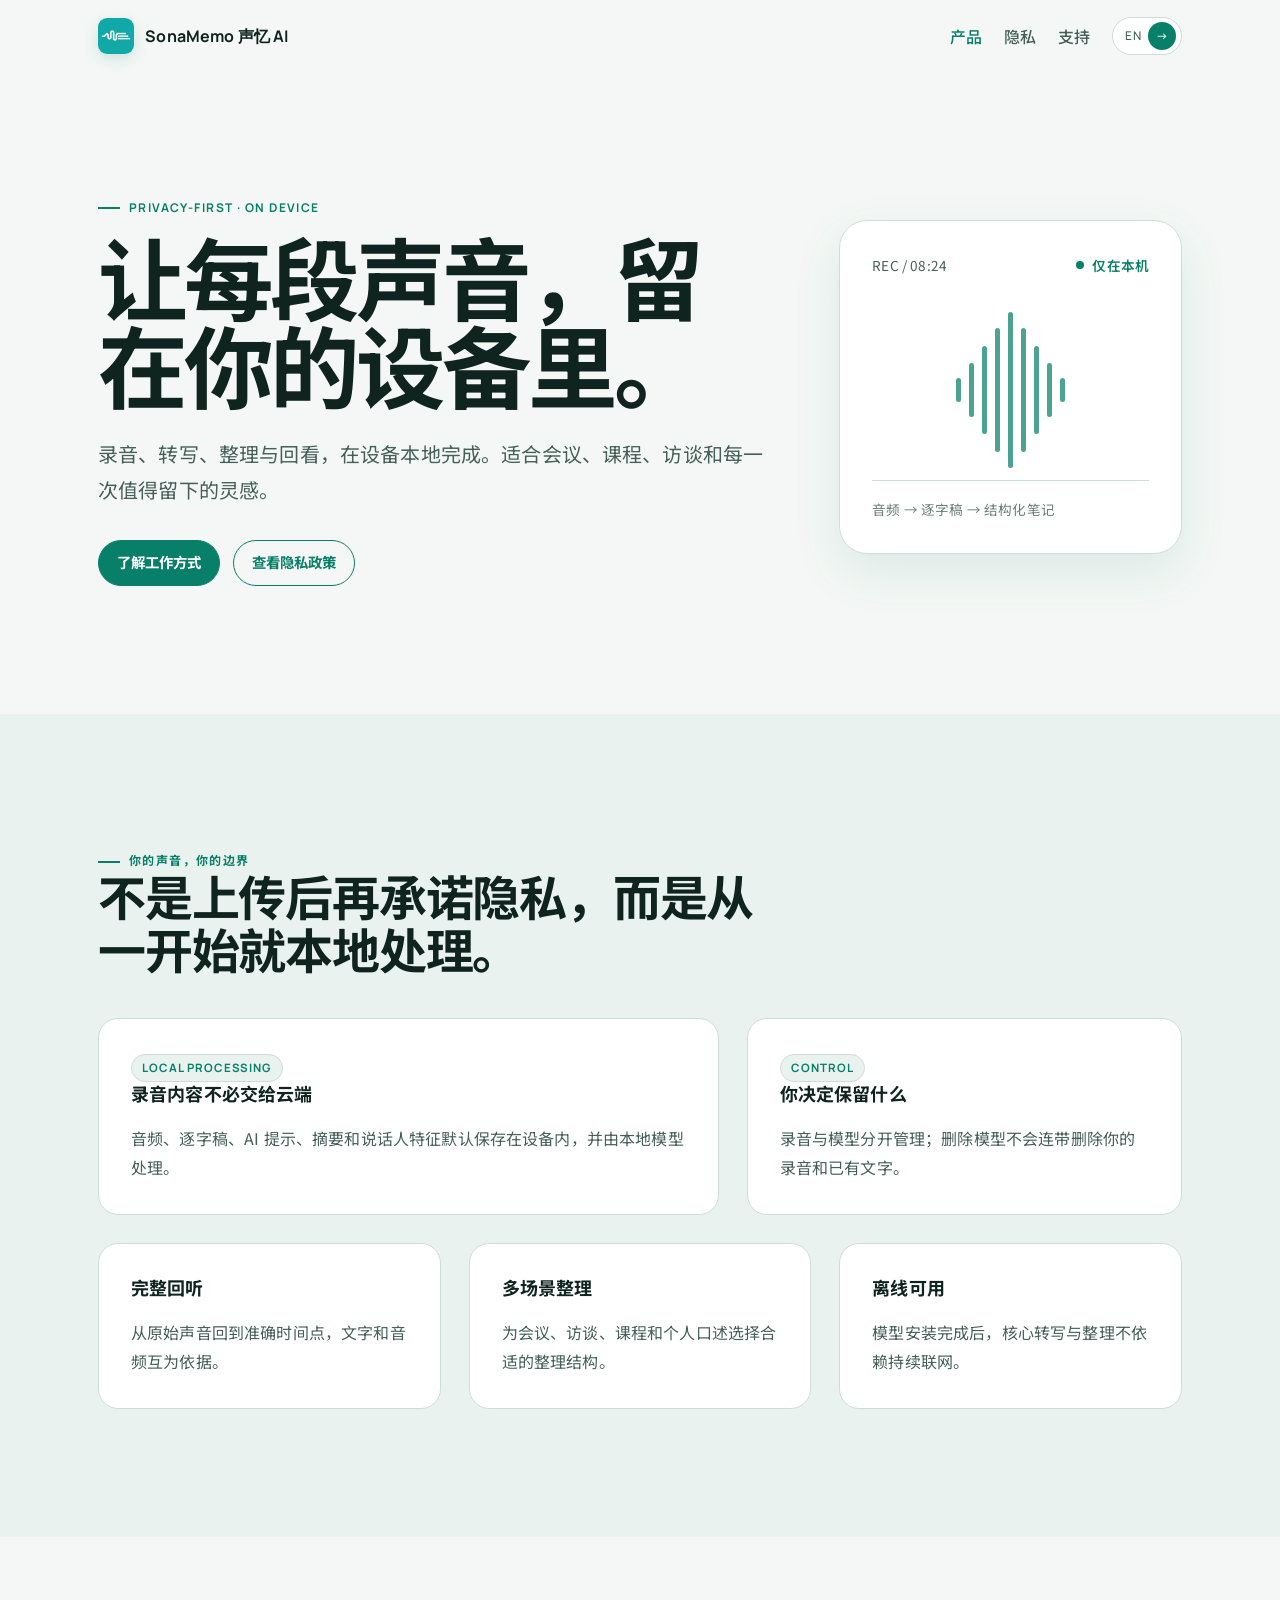
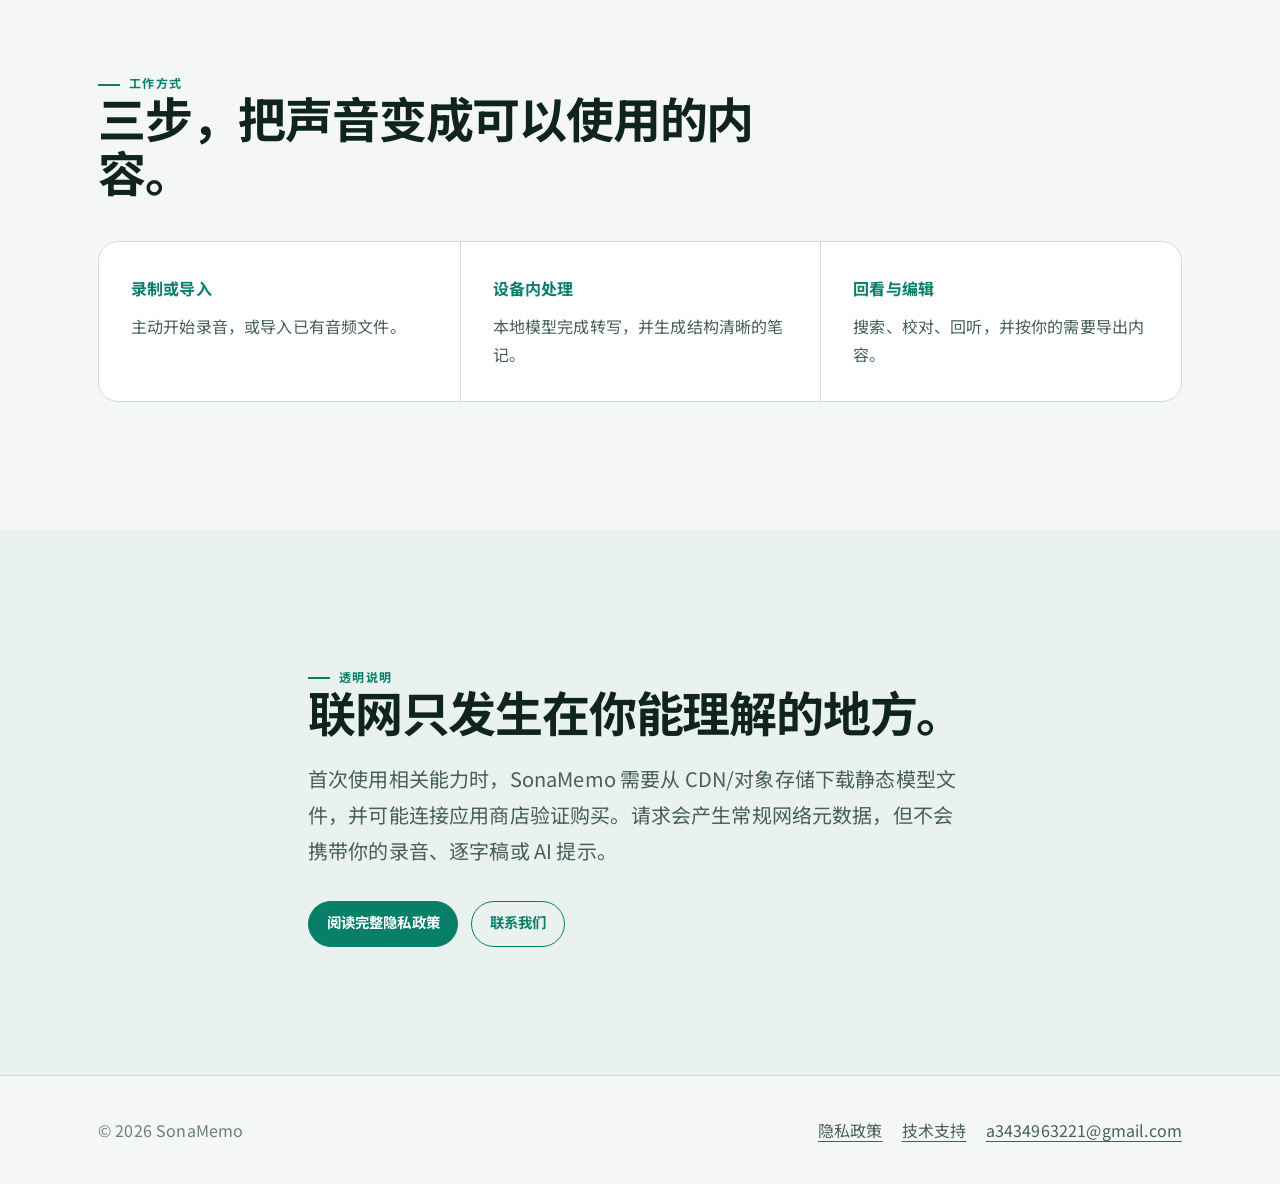
<file: index.html>
<!doctype html><html lang="zh-CN"><head><meta charset="utf-8"><meta name="viewport" content="width=device-width,initial-scale=1"><meta name="description" content="SonaMemo 声忆 AI：在设备本地完成录音转写与智能整理。"><title>SonaMemo 声忆 AI｜本地录音与智能整理</title><link rel="icon" type="image/png" sizes="32x32" href="./assets/favicon-32.png"><link rel="apple-touch-icon" href="./assets/apple-touch-icon.png"><meta property="og:image" content="https://sonamemo.github.io/sonamemo-site/assets/app-icon.png"><link rel="stylesheet" href="./styles.css"></head><body>
<header class="nav"><div class="container nav-inner"><a class="brand" href="./"><img class="brand-icon" src="./assets/app-icon.png" alt="">SonaMemo 声忆 AI</a><nav class="nav-links" aria-label="主导航"><a aria-current="page" href="./">产品</a><a href="./privacy/">隐私</a><a href="./support/">支持</a><a class="language-switch" data-language-switch href="./en/" lang="en">EN</a></nav></div></header>
<main><section class="hero"><div class="container grid"><div class="hero-copy"><span class="eyebrow">PRIVACY-FIRST · ON DEVICE</span><h1>让每段声音，留在你的设备里。</h1><p class="lead">录音、转写、整理与回看，在设备本地完成。适合会议、课程、访谈和每一次值得留下的灵感。</p><div class="actions"><a class="button" href="#how">了解工作方式</a><a class="button button--secondary" href="./privacy/">查看隐私政策</a></div></div><aside class="hero-signal" aria-label="本地处理状态示意"><div class="signal-head"><span>REC / 08:24</span><span class="status">仅在本机</span></div><div class="signal" aria-hidden="true"><i class="signal-line"></i><i class="signal-line"></i><i class="signal-line"></i><i class="signal-line"></i><i class="signal-line"></i><i class="signal-line"></i><i class="signal-line"></i><i class="signal-line"></i><i class="signal-line"></i></div><div class="signal-foot">音频 → 逐字稿 → 结构化笔记</div></aside></div></section>
<section class="section section--alt"><div class="container"><div class="section-head"><span class="eyebrow">你的声音，你的边界</span><h2>不是上传后再承诺隐私，而是从一开始就本地处理。</h2></div><div class="grid"><article class="card feature-main"><span class="badge">LOCAL PROCESSING</span><h3>录音内容不必交给云端</h3><p>音频、逐字稿、AI 提示、摘要和说话人特征默认保存在设备内，并由本地模型处理。</p></article><article class="card feature-side"><span class="badge">CONTROL</span><h3>你决定保留什么</h3><p>录音与模型分开管理；删除模型不会连带删除你的录音和已有文字。</p></article><article class="card feature-third"><h3>完整回听</h3><p>从原始声音回到准确时间点，文字和音频互为依据。</p></article><article class="card feature-third"><h3>多场景整理</h3><p>为会议、访谈、课程和个人口述选择合适的整理结构。</p></article><article class="card feature-third"><h3>离线可用</h3><p>模型安装完成后，核心转写与整理不依赖持续联网。</p></article></div></div></section>
<section class="section" id="how"><div class="container"><div class="section-head"><span class="eyebrow">工作方式</span><h2>三步，把声音变成可以使用的内容。</h2></div><div class="process"><article><strong>录制或导入</strong><p>主动开始录音，或导入已有音频文件。</p></article><article><strong>设备内处理</strong><p>本地模型完成转写，并生成结构清晰的笔记。</p></article><article><strong>回看与编辑</strong><p>搜索、校对、回听，并按你的需要导出内容。</p></article></div></div></section>
<section class="section section--alt"><div class="narrow"><span class="eyebrow">透明说明</span><h2>联网只发生在你能理解的地方。</h2><p class="lead">首次使用相关能力时，SonaMemo 需要从 CDN/对象存储下载静态模型文件，并可能连接应用商店验证购买。请求会产生常规网络元数据，但不会携带你的录音、逐字稿或 AI 提示。</p><div class="actions"><a class="button" href="./privacy/">阅读完整隐私政策</a><a class="button button--secondary" href="mailto:a3434963221@gmail.com">联系我们</a></div></div></section></main>
<footer class="footer"><div class="container footer-inner"><span>© <span data-year></span> SonaMemo</span><div class="footer-links"><a href="./privacy/">隐私政策</a><a href="./support/">技术支持</a><a href="mailto:a3434963221@gmail.com">a3434963221@gmail.com</a></div></div></footer><script src="./site.js"></script></body></html>
</file>
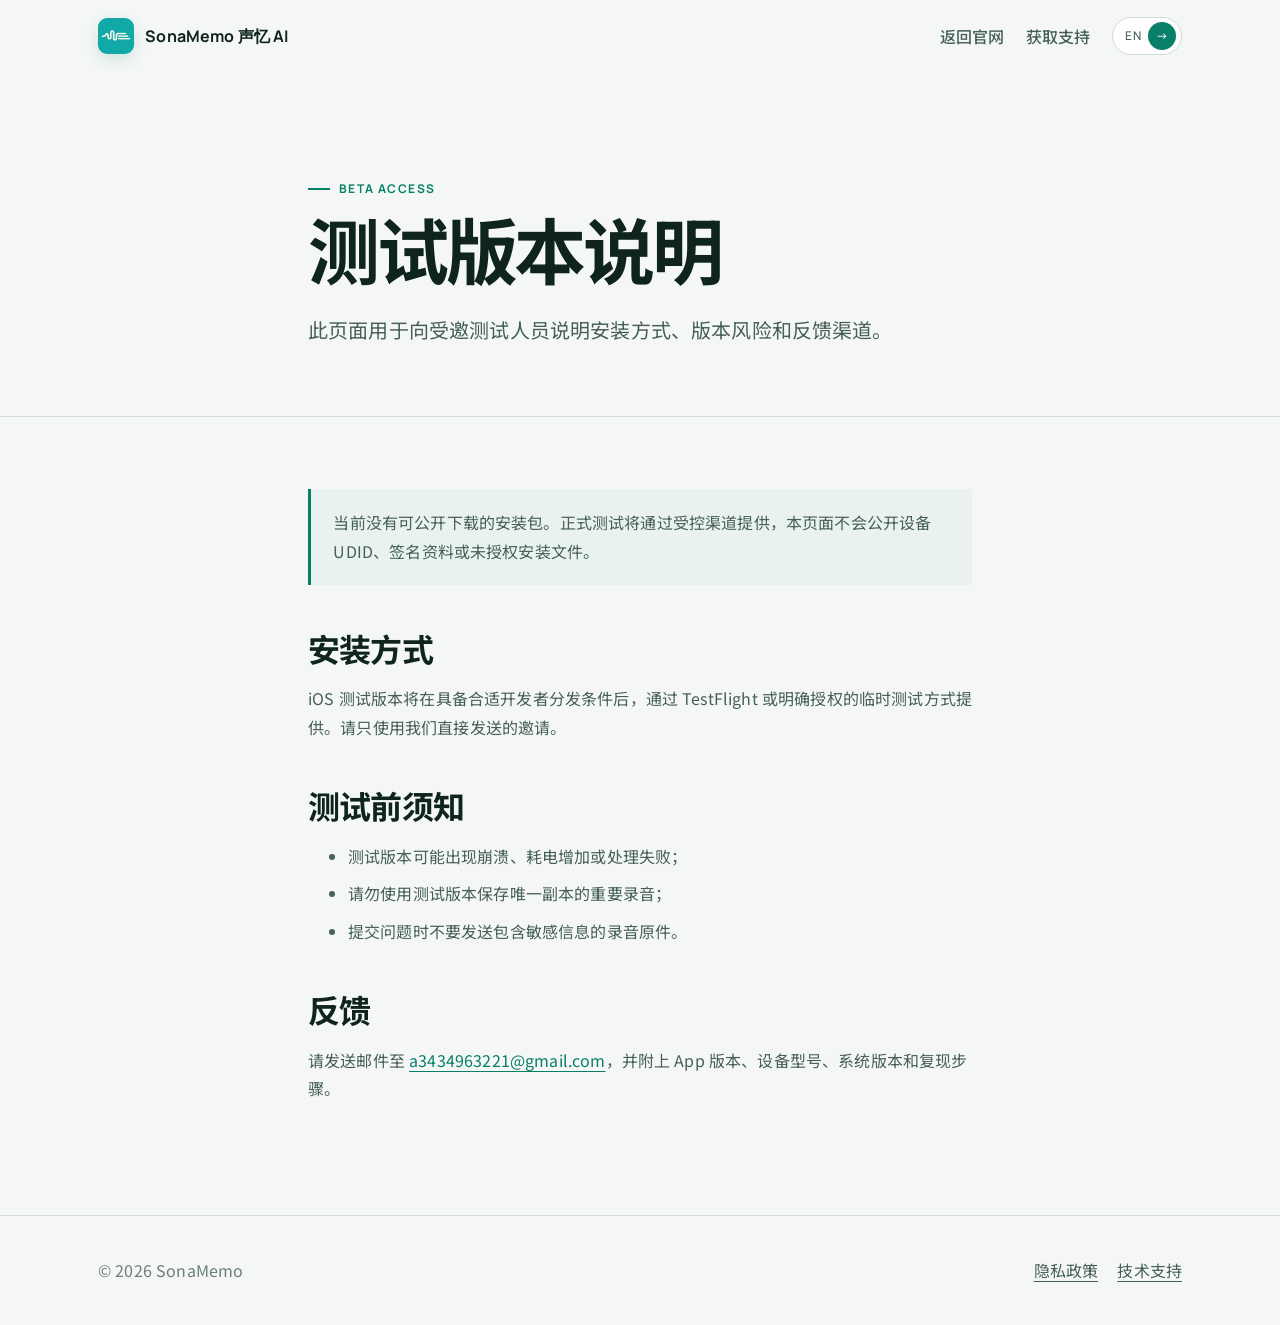
<file: beta/index.html>
<!doctype html><html lang="zh-CN"><head><meta charset="utf-8"><meta name="viewport" content="width=device-width,initial-scale=1"><meta name="robots" content="noindex"><title>测试说明｜SonaMemo</title><link rel="icon" type="image/png" sizes="32x32" href="../assets/favicon-32.png"><link rel="apple-touch-icon" href="../assets/apple-touch-icon.png"><meta property="og:image" content="https://sonamemo.github.io/sonamemo-site/assets/app-icon.png"><link rel="stylesheet" href="../styles.css"></head><body><header class="nav"><div class="container nav-inner"><a class="brand" href="../"><img class="brand-icon" src="../assets/app-icon.png" alt="">SonaMemo 声忆 AI</a><nav class="nav-links"><a href="../">返回官网</a><a href="../support/">获取支持</a><a class="language-switch" data-language-switch href="../en/beta/" lang="en">EN</a></nav></div></header><main><header class="page-head"><div class="narrow"><span class="eyebrow">BETA ACCESS</span><h1>测试版本说明</h1><p class="lead">此页面用于向受邀测试人员说明安装方式、版本风险和反馈渠道。</p></div></header><article class="narrow legal"><p class="notice">当前没有可公开下载的安装包。正式测试将通过受控渠道提供，本页面不会公开设备 UDID、签名资料或未授权安装文件。</p><h2>安装方式</h2><p>iOS 测试版本将在具备合适开发者分发条件后，通过 TestFlight 或明确授权的临时测试方式提供。请只使用我们直接发送的邀请。</p><h2>测试前须知</h2><ul><li>测试版本可能出现崩溃、耗电增加或处理失败；</li><li>请勿使用测试版本保存唯一副本的重要录音；</li><li>提交问题时不要发送包含敏感信息的录音原件。</li></ul><h2>反馈</h2><p>请发送邮件至 <a href="mailto:a3434963221@gmail.com?subject=SonaMemo%20Beta%20反馈">a3434963221@gmail.com</a>，并附上 App 版本、设备型号、系统版本和复现步骤。</p></article></main><footer class="footer"><div class="container footer-inner"><span>© <span data-year></span> SonaMemo</span><div class="footer-links"><a href="../privacy/">隐私政策</a><a href="../support/">技术支持</a></div></div></footer><script src="../site.js"></script></body></html>
</file>
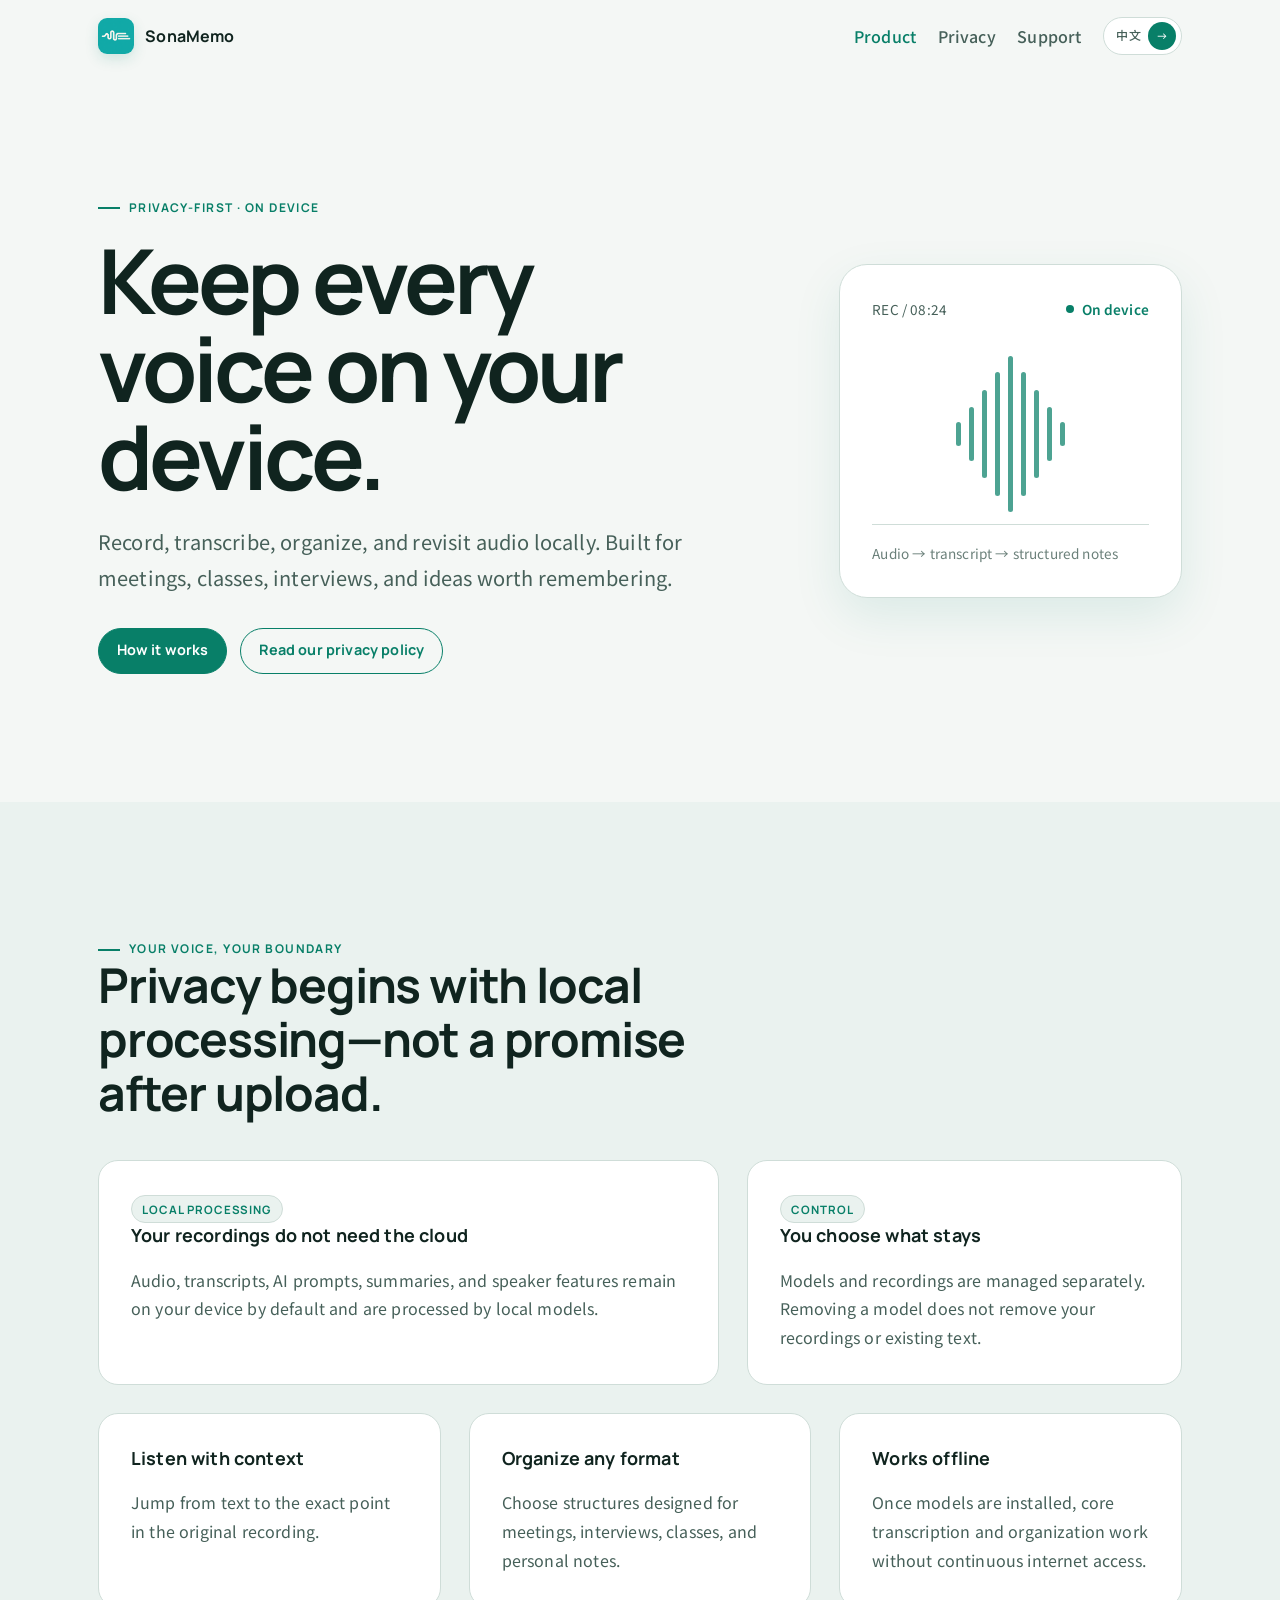
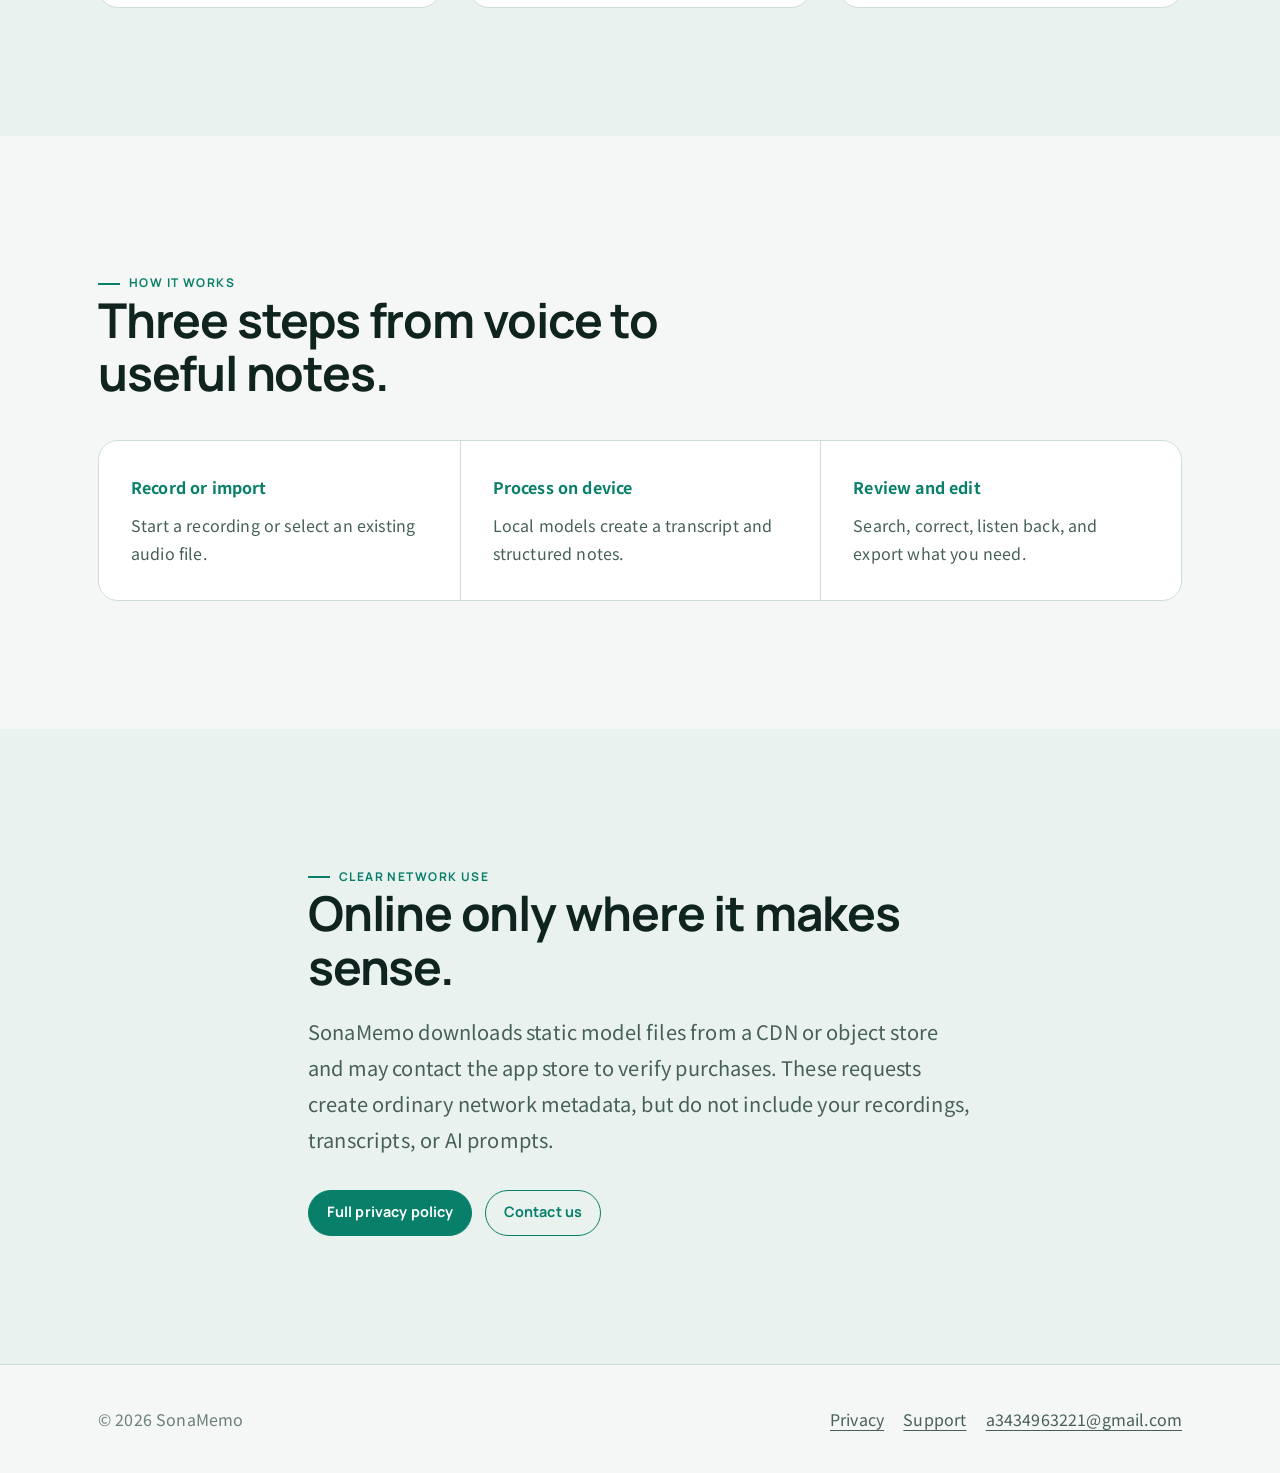
<file: en/index.html>
<!doctype html><html lang="en"><head><meta charset="utf-8"><meta name="viewport" content="width=device-width,initial-scale=1"><meta name="description" content="SonaMemo turns recordings into transcripts and structured notes on your device."><title>SonaMemo | Private, on-device audio notes</title><link rel="icon" type="image/png" sizes="32x32" href="../assets/favicon-32.png"><link rel="apple-touch-icon" href="../assets/apple-touch-icon.png"><meta property="og:image" content="https://sonamemo.github.io/sonamemo-site/assets/app-icon.png"><link rel="stylesheet" href="../styles.css"></head><body>
<header class="nav"><div class="container nav-inner"><a class="brand" href="./"><img class="brand-icon" src="../assets/app-icon.png" alt="">SonaMemo</a><nav class="nav-links" aria-label="Main navigation"><a aria-current="page" href="./">Product</a><a href="./privacy/">Privacy</a><a href="./support/">Support</a><a class="language-switch" data-language-switch href="../" lang="zh-CN">中文</a></nav></div></header>
<main><section class="hero"><div class="container grid"><div class="hero-copy"><span class="eyebrow">PRIVACY-FIRST · ON DEVICE</span><h1>Keep every voice on your device.</h1><p class="lead">Record, transcribe, organize, and revisit audio locally. Built for meetings, classes, interviews, and ideas worth remembering.</p><div class="actions"><a class="button" href="#how">How it works</a><a class="button button--secondary" href="./privacy/">Read our privacy policy</a></div></div><aside class="hero-signal" aria-label="On-device processing status"><div class="signal-head"><span>REC / 08:24</span><span class="status">On device</span></div><div class="signal" aria-hidden="true"><i class="signal-line"></i><i class="signal-line"></i><i class="signal-line"></i><i class="signal-line"></i><i class="signal-line"></i><i class="signal-line"></i><i class="signal-line"></i><i class="signal-line"></i><i class="signal-line"></i></div><div class="signal-foot">Audio → transcript → structured notes</div></aside></div></section>
<section class="section section--alt"><div class="container"><div class="section-head"><span class="eyebrow">YOUR VOICE, YOUR BOUNDARY</span><h2>Privacy begins with local processing—not a promise after upload.</h2></div><div class="grid"><article class="card feature-main"><span class="badge">LOCAL PROCESSING</span><h3>Your recordings do not need the cloud</h3><p>Audio, transcripts, AI prompts, summaries, and speaker features remain on your device by default and are processed by local models.</p></article><article class="card feature-side"><span class="badge">CONTROL</span><h3>You choose what stays</h3><p>Models and recordings are managed separately. Removing a model does not remove your recordings or existing text.</p></article><article class="card feature-third"><h3>Listen with context</h3><p>Jump from text to the exact point in the original recording.</p></article><article class="card feature-third"><h3>Organize any format</h3><p>Choose structures designed for meetings, interviews, classes, and personal notes.</p></article><article class="card feature-third"><h3>Works offline</h3><p>Once models are installed, core transcription and organization work without continuous internet access.</p></article></div></div></section>
<section class="section" id="how"><div class="container"><div class="section-head"><span class="eyebrow">HOW IT WORKS</span><h2>Three steps from voice to useful notes.</h2></div><div class="process"><article><strong>Record or import</strong><p>Start a recording or select an existing audio file.</p></article><article><strong>Process on device</strong><p>Local models create a transcript and structured notes.</p></article><article><strong>Review and edit</strong><p>Search, correct, listen back, and export what you need.</p></article></div></div></section>
<section class="section section--alt"><div class="narrow"><span class="eyebrow">CLEAR NETWORK USE</span><h2>Online only where it makes sense.</h2><p class="lead">SonaMemo downloads static model files from a CDN or object store and may contact the app store to verify purchases. These requests create ordinary network metadata, but do not include your recordings, transcripts, or AI prompts.</p><div class="actions"><a class="button" href="./privacy/">Full privacy policy</a><a class="button button--secondary" href="mailto:a3434963221@gmail.com">Contact us</a></div></div></section></main>
<footer class="footer"><div class="container footer-inner"><span>© <span data-year></span> SonaMemo</span><div class="footer-links"><a href="./privacy/">Privacy</a><a href="./support/">Support</a><a href="mailto:a3434963221@gmail.com">a3434963221@gmail.com</a></div></div></footer><script src="../site.js"></script></body></html>
</file>
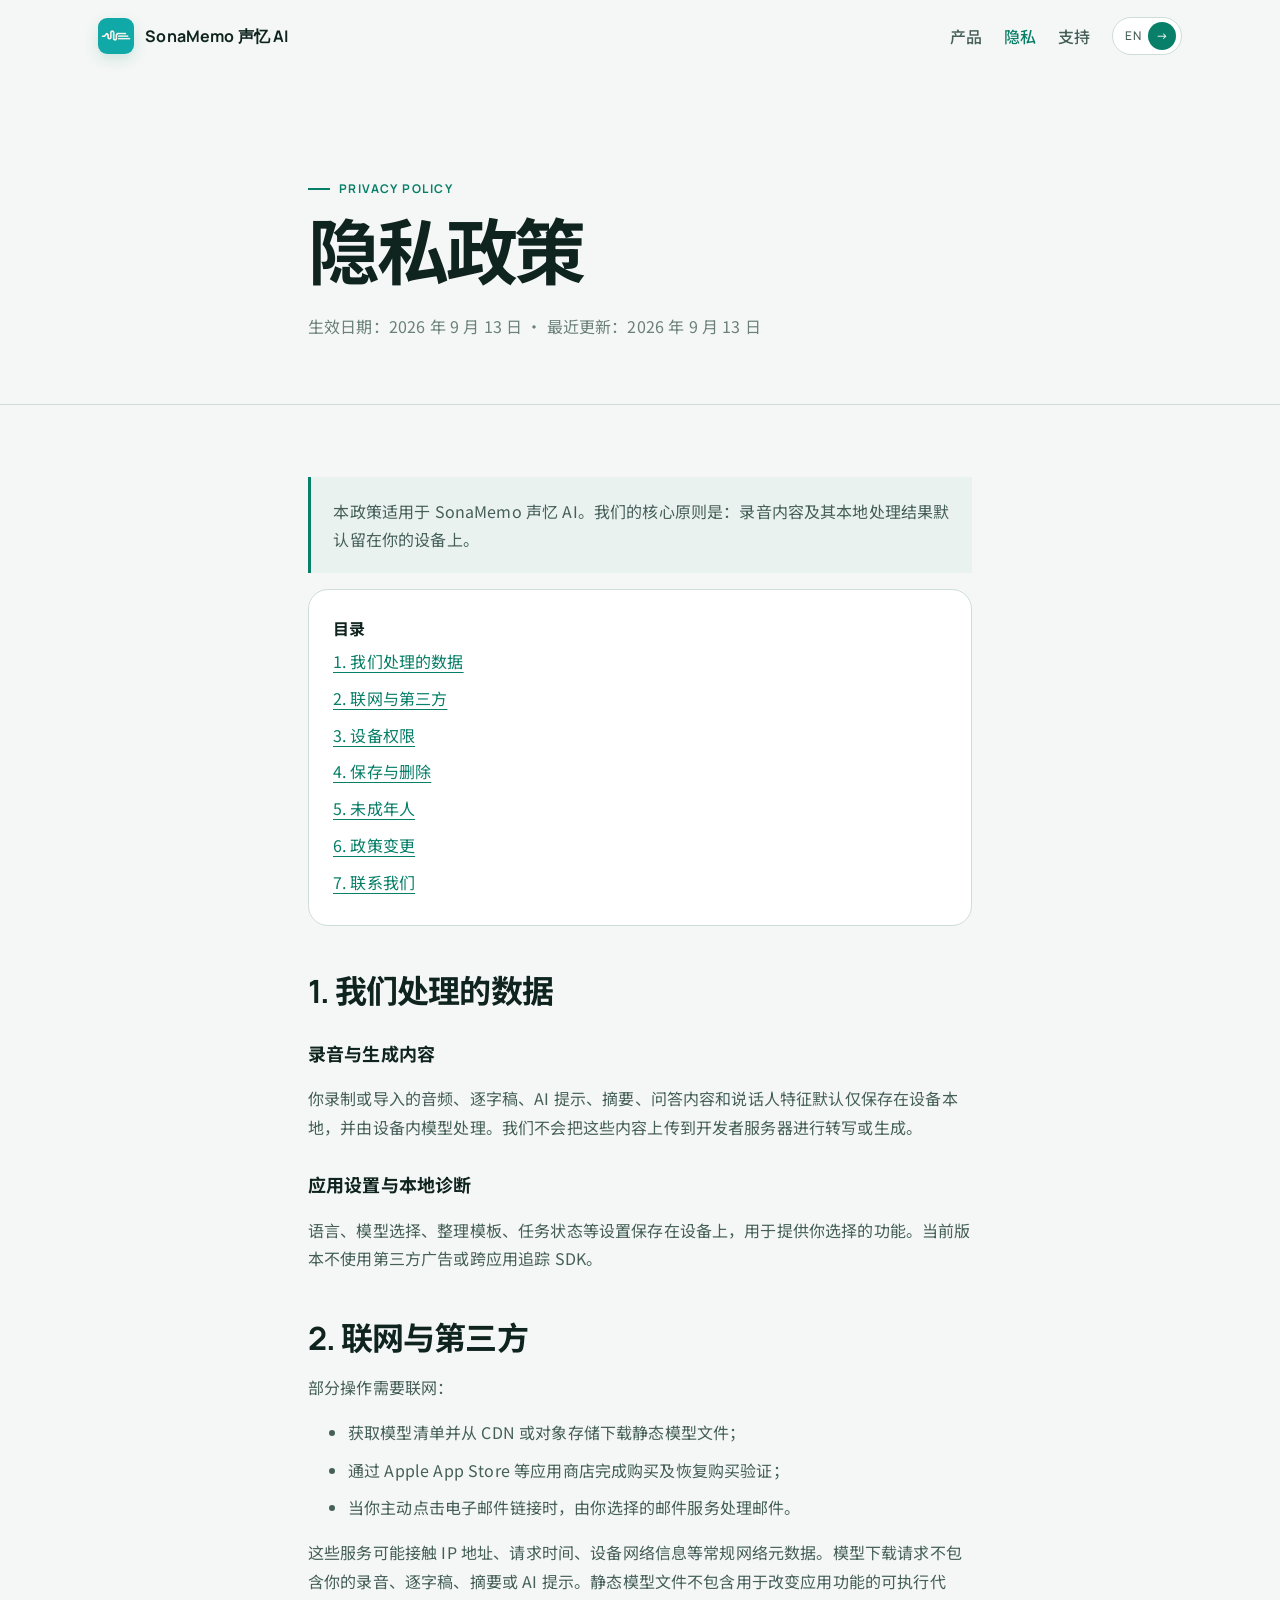
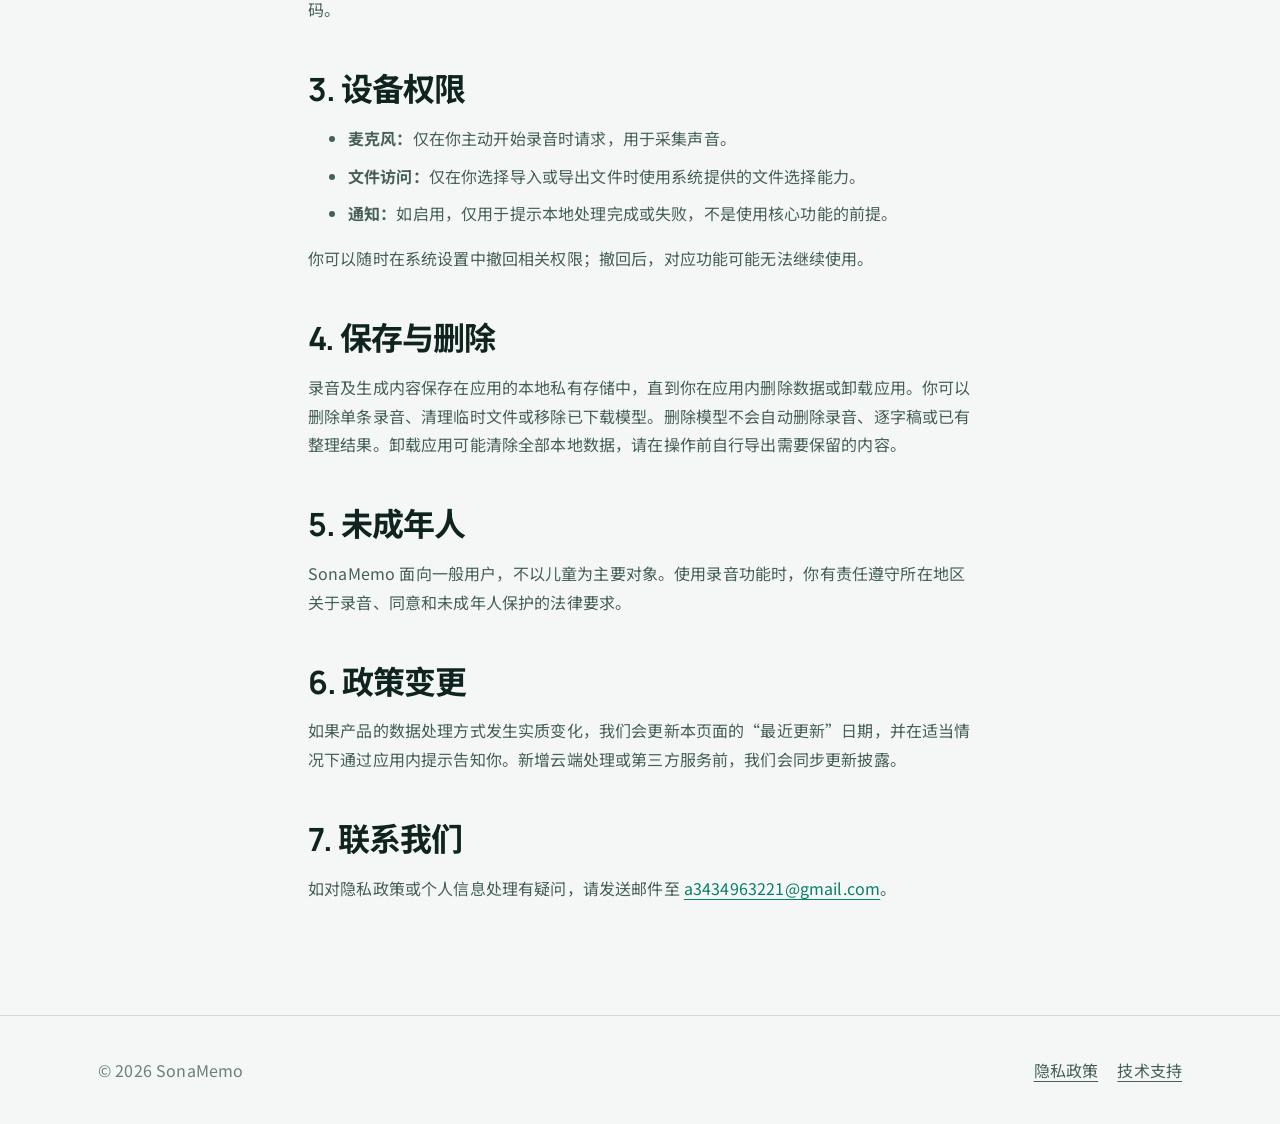
<file: privacy/index.html>
<!doctype html><html lang="zh-CN"><head><meta charset="utf-8"><meta name="viewport" content="width=device-width,initial-scale=1"><meta name="description" content="SonaMemo 隐私政策"><title>隐私政策｜SonaMemo</title><link rel="icon" type="image/png" sizes="32x32" href="../assets/favicon-32.png"><link rel="apple-touch-icon" href="../assets/apple-touch-icon.png"><meta property="og:image" content="https://sonamemo.github.io/sonamemo-site/assets/app-icon.png"><link rel="stylesheet" href="../styles.css"></head><body><header class="nav"><div class="container nav-inner"><a class="brand" href="../"><img class="brand-icon" src="../assets/app-icon.png" alt="">SonaMemo 声忆 AI</a><nav class="nav-links" aria-label="主导航"><a href="../">产品</a><a aria-current="page" href="./">隐私</a><a href="../support/">支持</a><a class="language-switch" data-language-switch href="../en/privacy/" lang="en">EN</a></nav></div></header>
<main><header class="page-head"><div class="narrow"><span class="eyebrow">PRIVACY POLICY</span><h1>隐私政策</h1><p class="meta">生效日期：2026 年 9 月 13 日 · 最近更新：2026 年 9 月 13 日</p></div></header><article class="narrow legal"><p class="notice">本政策适用于 SonaMemo 声忆 AI。我们的核心原则是：录音内容及其本地处理结果默认留在你的设备上。</p><nav class="toc" aria-label="目录"><strong>目录</strong><a href="#data">1. 我们处理的数据</a><a href="#network">2. 联网与第三方</a><a href="#permission">3. 设备权限</a><a href="#retention">4. 保存与删除</a><a href="#children">5. 未成年人</a><a href="#changes">6. 政策变更</a><a href="#contact">7. 联系我们</a></nav>
<h2 id="data">1. 我们处理的数据</h2><h3>录音与生成内容</h3><p>你录制或导入的音频、逐字稿、AI 提示、摘要、问答内容和说话人特征默认仅保存在设备本地，并由设备内模型处理。我们不会把这些内容上传到开发者服务器进行转写或生成。</p><h3>应用设置与本地诊断</h3><p>语言、模型选择、整理模板、任务状态等设置保存在设备上，用于提供你选择的功能。当前版本不使用第三方广告或跨应用追踪 SDK。</p>
<h2 id="network">2. 联网与第三方</h2><p>部分操作需要联网：</p><ul><li>获取模型清单并从 CDN 或对象存储下载静态模型文件；</li><li>通过 Apple App Store 等应用商店完成购买及恢复购买验证；</li><li>当你主动点击电子邮件链接时，由你选择的邮件服务处理邮件。</li></ul><p>这些服务可能接触 IP 地址、请求时间、设备网络信息等常规网络元数据。模型下载请求不包含你的录音、逐字稿、摘要或 AI 提示。静态模型文件不包含用于改变应用功能的可执行代码。</p>
<h2 id="permission">3. 设备权限</h2><ul><li><strong>麦克风：</strong>仅在你主动开始录音时请求，用于采集声音。</li><li><strong>文件访问：</strong>仅在你选择导入或导出文件时使用系统提供的文件选择能力。</li><li><strong>通知：</strong>如启用，仅用于提示本地处理完成或失败，不是使用核心功能的前提。</li></ul><p>你可以随时在系统设置中撤回相关权限；撤回后，对应功能可能无法继续使用。</p>
<h2 id="retention">4. 保存与删除</h2><p>录音及生成内容保存在应用的本地私有存储中，直到你在应用内删除数据或卸载应用。你可以删除单条录音、清理临时文件或移除已下载模型。删除模型不会自动删除录音、逐字稿或已有整理结果。卸载应用可能清除全部本地数据，请在操作前自行导出需要保留的内容。</p>
<h2 id="children">5. 未成年人</h2><p>SonaMemo 面向一般用户，不以儿童为主要对象。使用录音功能时，你有责任遵守所在地区关于录音、同意和未成年人保护的法律要求。</p>
<h2 id="changes">6. 政策变更</h2><p>如果产品的数据处理方式发生实质变化，我们会更新本页面的“最近更新”日期，并在适当情况下通过应用内提示告知你。新增云端处理或第三方服务前，我们会同步更新披露。</p>
<h2 id="contact">7. 联系我们</h2><p>如对隐私政策或个人信息处理有疑问，请发送邮件至 <a href="mailto:a3434963221@gmail.com">a3434963221@gmail.com</a>。</p></article></main>
<footer class="footer"><div class="container footer-inner"><span>© <span data-year></span> SonaMemo</span><div class="footer-links"><a href="./">隐私政策</a><a href="../support/">技术支持</a></div></div></footer><script src="../site.js"></script></body></html>
</file>
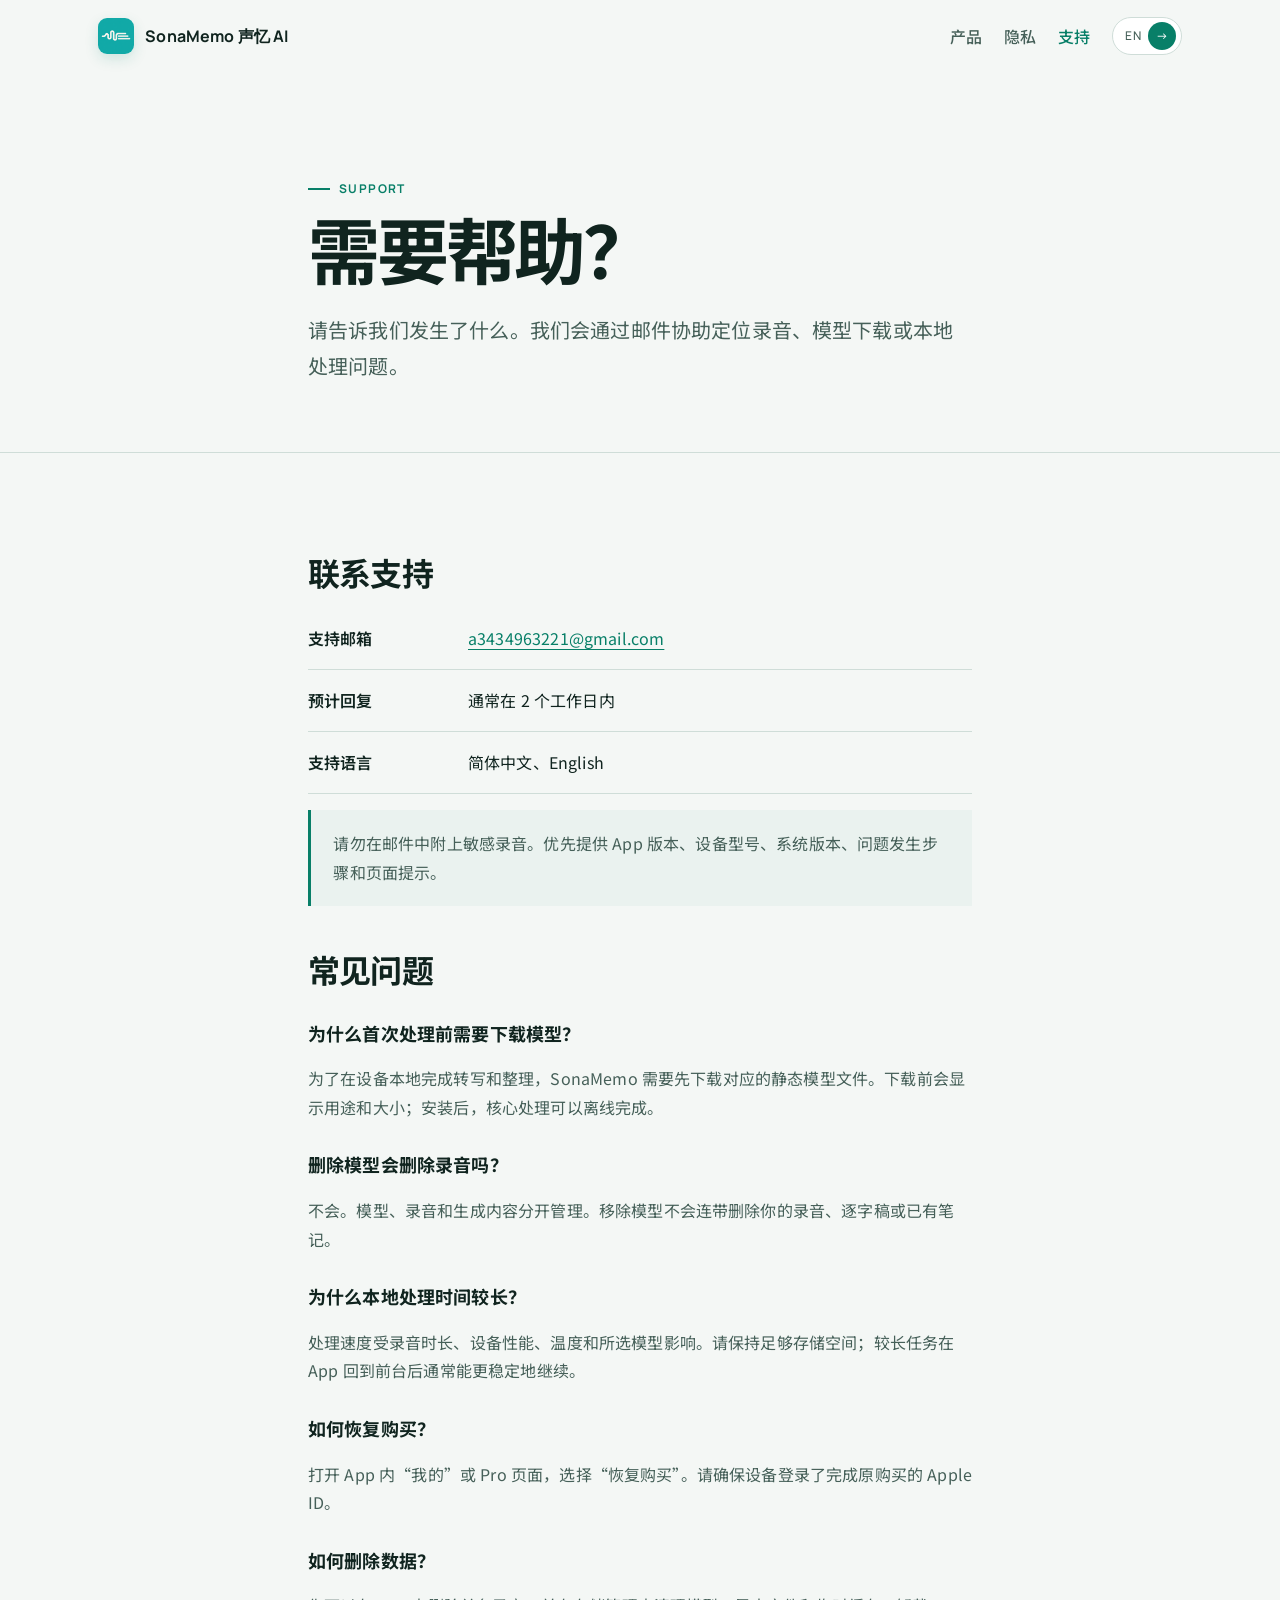
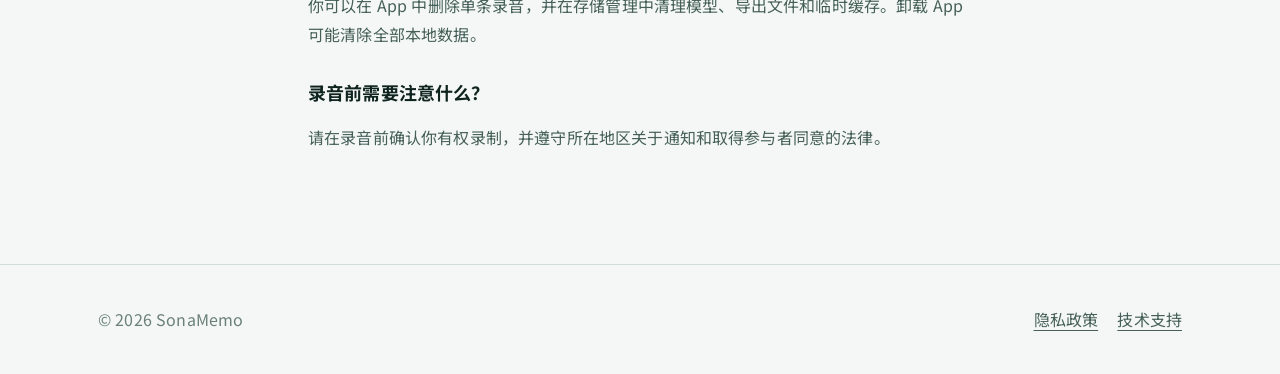
<file: support/index.html>
<!doctype html><html lang="zh-CN"><head><meta charset="utf-8"><meta name="viewport" content="width=device-width,initial-scale=1"><meta name="description" content="SonaMemo 技术支持与常见问题"><title>技术支持｜SonaMemo</title><link rel="icon" type="image/png" sizes="32x32" href="../assets/favicon-32.png"><link rel="apple-touch-icon" href="../assets/apple-touch-icon.png"><meta property="og:image" content="https://sonamemo.github.io/sonamemo-site/assets/app-icon.png"><link rel="stylesheet" href="../styles.css"></head><body><header class="nav"><div class="container nav-inner"><a class="brand" href="../"><img class="brand-icon" src="../assets/app-icon.png" alt="">SonaMemo 声忆 AI</a><nav class="nav-links" aria-label="主导航"><a href="../">产品</a><a href="../privacy/">隐私</a><a aria-current="page" href="./">支持</a><a class="language-switch" data-language-switch href="../en/support/" lang="en">EN</a></nav></div></header>
<main><header class="page-head"><div class="narrow"><span class="eyebrow">SUPPORT</span><h1>需要帮助？</h1><p class="lead">请告诉我们发生了什么。我们会通过邮件协助定位录音、模型下载或本地处理问题。</p></div></header><div class="narrow legal"><section><h2>联系支持</h2><div class="contact-row"><strong>支持邮箱</strong><a href="mailto:a3434963221@gmail.com">a3434963221@gmail.com</a></div><div class="contact-row"><strong>预计回复</strong><span>通常在 2 个工作日内</span></div><div class="contact-row"><strong>支持语言</strong><span>简体中文、English</span></div><p class="notice">请勿在邮件中附上敏感录音。优先提供 App 版本、设备型号、系统版本、问题发生步骤和页面提示。</p></section>
<section><h2>常见问题</h2><h3>为什么首次处理前需要下载模型？</h3><p>为了在设备本地完成转写和整理，SonaMemo 需要先下载对应的静态模型文件。下载前会显示用途和大小；安装后，核心处理可以离线完成。</p><h3>删除模型会删除录音吗？</h3><p>不会。模型、录音和生成内容分开管理。移除模型不会连带删除你的录音、逐字稿或已有笔记。</p><h3>为什么本地处理时间较长？</h3><p>处理速度受录音时长、设备性能、温度和所选模型影响。请保持足够存储空间；较长任务在 App 回到前台后通常能更稳定地继续。</p><h3>如何恢复购买？</h3><p>打开 App 内“我的”或 Pro 页面，选择“恢复购买”。请确保设备登录了完成原购买的 Apple ID。</p><h3>如何删除数据？</h3><p>你可以在 App 中删除单条录音，并在存储管理中清理模型、导出文件和临时缓存。卸载 App 可能清除全部本地数据。</p><h3>录音前需要注意什么？</h3><p>请在录音前确认你有权录制，并遵守所在地区关于通知和取得参与者同意的法律。</p></section></div></main>
<footer class="footer"><div class="container footer-inner"><span>© <span data-year></span> SonaMemo</span><div class="footer-links"><a href="../privacy/">隐私政策</a><a href="./">技术支持</a></div></div></footer><script src="../site.js"></script></body></html>
</file>
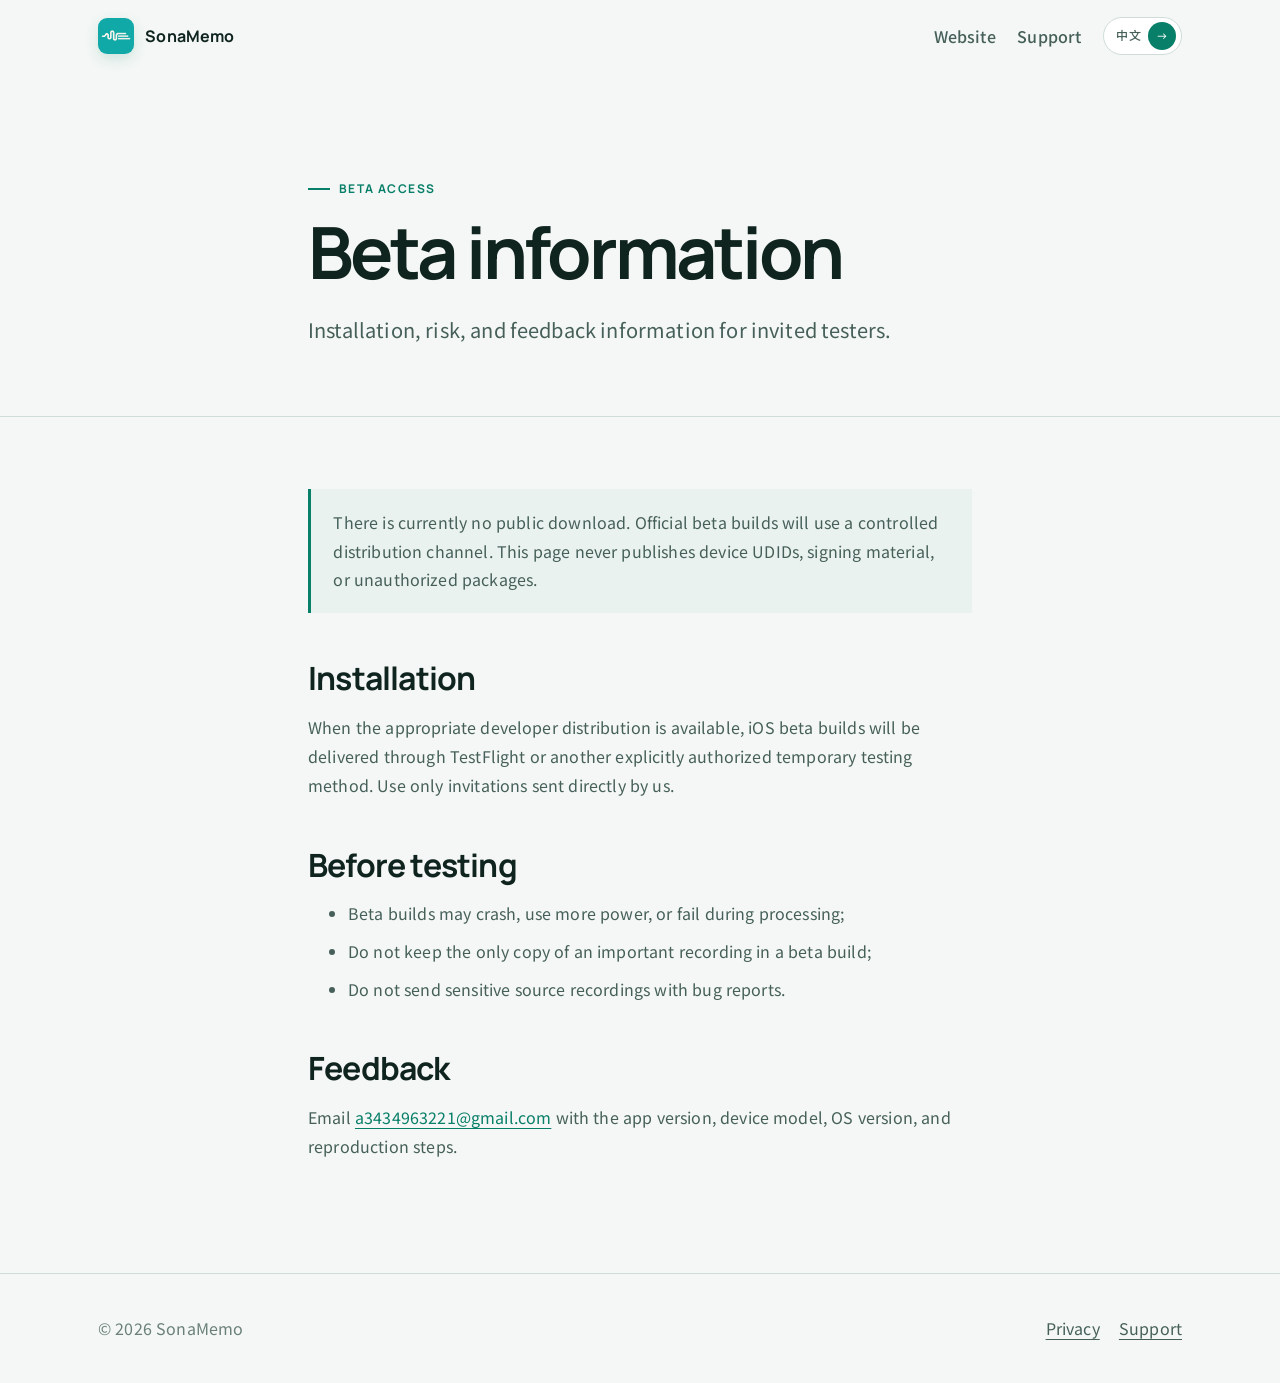
<file: en/beta/index.html>
<!doctype html><html lang="en"><head><meta charset="utf-8"><meta name="viewport" content="width=device-width,initial-scale=1"><meta name="robots" content="noindex"><title>Beta Information | SonaMemo</title><link rel="icon" type="image/png" sizes="32x32" href="../../assets/favicon-32.png"><link rel="apple-touch-icon" href="../../assets/apple-touch-icon.png"><meta property="og:image" content="https://sonamemo.github.io/sonamemo-site/assets/app-icon.png"><link rel="stylesheet" href="../../styles.css"></head><body><header class="nav"><div class="container nav-inner"><a class="brand" href="../"><img class="brand-icon" src="../../assets/app-icon.png" alt="">SonaMemo</a><nav class="nav-links"><a href="../">Website</a><a href="../support/">Support</a><a class="language-switch" data-language-switch href="../../beta/" lang="zh-CN">中文</a></nav></div></header><main><header class="page-head"><div class="narrow"><span class="eyebrow">BETA ACCESS</span><h1>Beta information</h1><p class="lead">Installation, risk, and feedback information for invited testers.</p></div></header><article class="narrow legal"><p class="notice">There is currently no public download. Official beta builds will use a controlled distribution channel. This page never publishes device UDIDs, signing material, or unauthorized packages.</p><h2>Installation</h2><p>When the appropriate developer distribution is available, iOS beta builds will be delivered through TestFlight or another explicitly authorized temporary testing method. Use only invitations sent directly by us.</p><h2>Before testing</h2><ul><li>Beta builds may crash, use more power, or fail during processing;</li><li>Do not keep the only copy of an important recording in a beta build;</li><li>Do not send sensitive source recordings with bug reports.</li></ul><h2>Feedback</h2><p>Email <a href="mailto:a3434963221@gmail.com?subject=SonaMemo%20Beta%20Feedback">a3434963221@gmail.com</a> with the app version, device model, OS version, and reproduction steps.</p></article></main><footer class="footer"><div class="container footer-inner"><span>© <span data-year></span> SonaMemo</span><div class="footer-links"><a href="../privacy/">Privacy</a><a href="../support/">Support</a></div></div></footer><script src="../../site.js"></script></body></html>
</file>
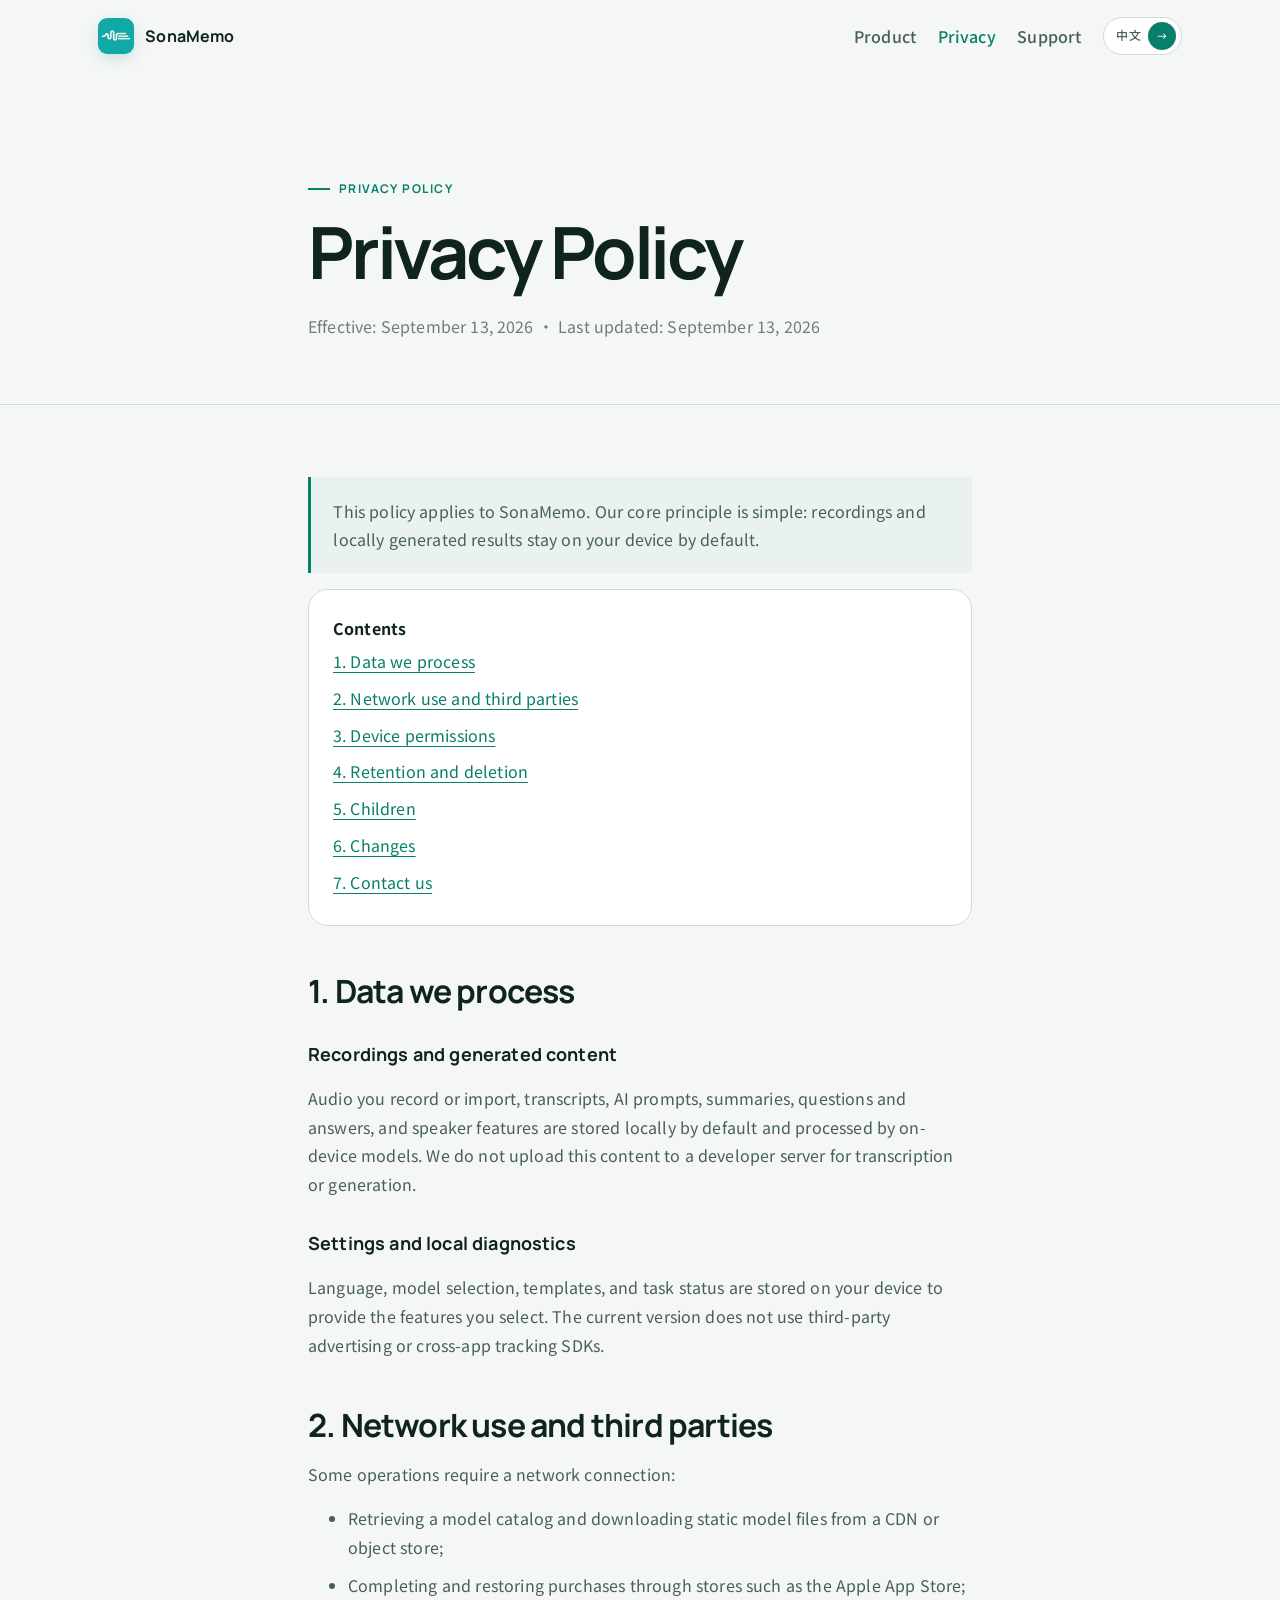
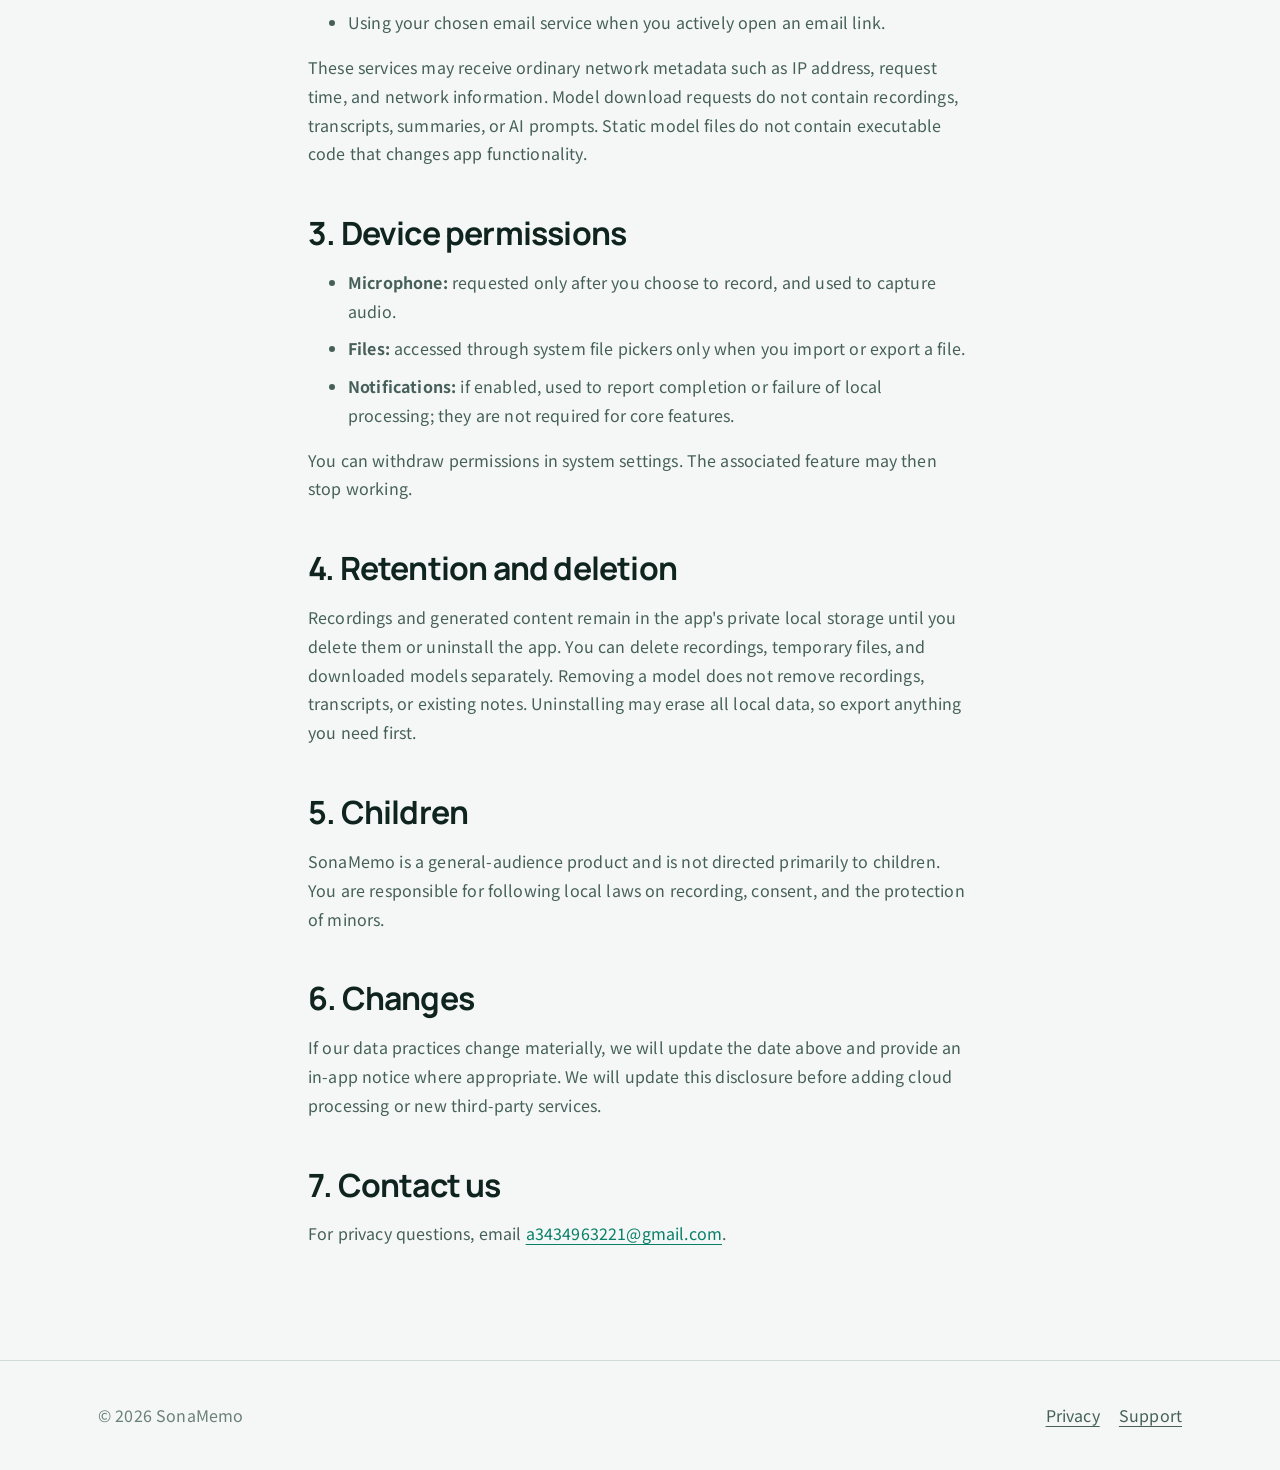
<file: en/privacy/index.html>
<!doctype html><html lang="en"><head><meta charset="utf-8"><meta name="viewport" content="width=device-width,initial-scale=1"><meta name="description" content="SonaMemo Privacy Policy"><title>Privacy Policy | SonaMemo</title><link rel="icon" type="image/png" sizes="32x32" href="../../assets/favicon-32.png"><link rel="apple-touch-icon" href="../../assets/apple-touch-icon.png"><meta property="og:image" content="https://sonamemo.github.io/sonamemo-site/assets/app-icon.png"><link rel="stylesheet" href="../../styles.css"></head><body><header class="nav"><div class="container nav-inner"><a class="brand" href="../"><img class="brand-icon" src="../../assets/app-icon.png" alt="">SonaMemo</a><nav class="nav-links" aria-label="Main navigation"><a href="../">Product</a><a aria-current="page" href="./">Privacy</a><a href="../support/">Support</a><a class="language-switch" data-language-switch href="../../privacy/" lang="zh-CN">中文</a></nav></div></header>
<main><header class="page-head"><div class="narrow"><span class="eyebrow">PRIVACY POLICY</span><h1>Privacy Policy</h1><p class="meta">Effective: September 13, 2026 · Last updated: September 13, 2026</p></div></header><article class="narrow legal"><p class="notice">This policy applies to SonaMemo. Our core principle is simple: recordings and locally generated results stay on your device by default.</p><nav class="toc" aria-label="Contents"><strong>Contents</strong><a href="#data">1. Data we process</a><a href="#network">2. Network use and third parties</a><a href="#permission">3. Device permissions</a><a href="#retention">4. Retention and deletion</a><a href="#children">5. Children</a><a href="#changes">6. Changes</a><a href="#contact">7. Contact us</a></nav>
<h2 id="data">1. Data we process</h2><h3>Recordings and generated content</h3><p>Audio you record or import, transcripts, AI prompts, summaries, questions and answers, and speaker features are stored locally by default and processed by on-device models. We do not upload this content to a developer server for transcription or generation.</p><h3>Settings and local diagnostics</h3><p>Language, model selection, templates, and task status are stored on your device to provide the features you select. The current version does not use third-party advertising or cross-app tracking SDKs.</p>
<h2 id="network">2. Network use and third parties</h2><p>Some operations require a network connection:</p><ul><li>Retrieving a model catalog and downloading static model files from a CDN or object store;</li><li>Completing and restoring purchases through stores such as the Apple App Store;</li><li>Using your chosen email service when you actively open an email link.</li></ul><p>These services may receive ordinary network metadata such as IP address, request time, and network information. Model download requests do not contain recordings, transcripts, summaries, or AI prompts. Static model files do not contain executable code that changes app functionality.</p>
<h2 id="permission">3. Device permissions</h2><ul><li><strong>Microphone:</strong> requested only after you choose to record, and used to capture audio.</li><li><strong>Files:</strong> accessed through system file pickers only when you import or export a file.</li><li><strong>Notifications:</strong> if enabled, used to report completion or failure of local processing; they are not required for core features.</li></ul><p>You can withdraw permissions in system settings. The associated feature may then stop working.</p>
<h2 id="retention">4. Retention and deletion</h2><p>Recordings and generated content remain in the app's private local storage until you delete them or uninstall the app. You can delete recordings, temporary files, and downloaded models separately. Removing a model does not remove recordings, transcripts, or existing notes. Uninstalling may erase all local data, so export anything you need first.</p>
<h2 id="children">5. Children</h2><p>SonaMemo is a general-audience product and is not directed primarily to children. You are responsible for following local laws on recording, consent, and the protection of minors.</p><h2 id="changes">6. Changes</h2><p>If our data practices change materially, we will update the date above and provide an in-app notice where appropriate. We will update this disclosure before adding cloud processing or new third-party services.</p><h2 id="contact">7. Contact us</h2><p>For privacy questions, email <a href="mailto:a3434963221@gmail.com">a3434963221@gmail.com</a>.</p></article></main><footer class="footer"><div class="container footer-inner"><span>© <span data-year></span> SonaMemo</span><div class="footer-links"><a href="./">Privacy</a><a href="../support/">Support</a></div></div></footer><script src="../../site.js"></script></body></html>
</file>
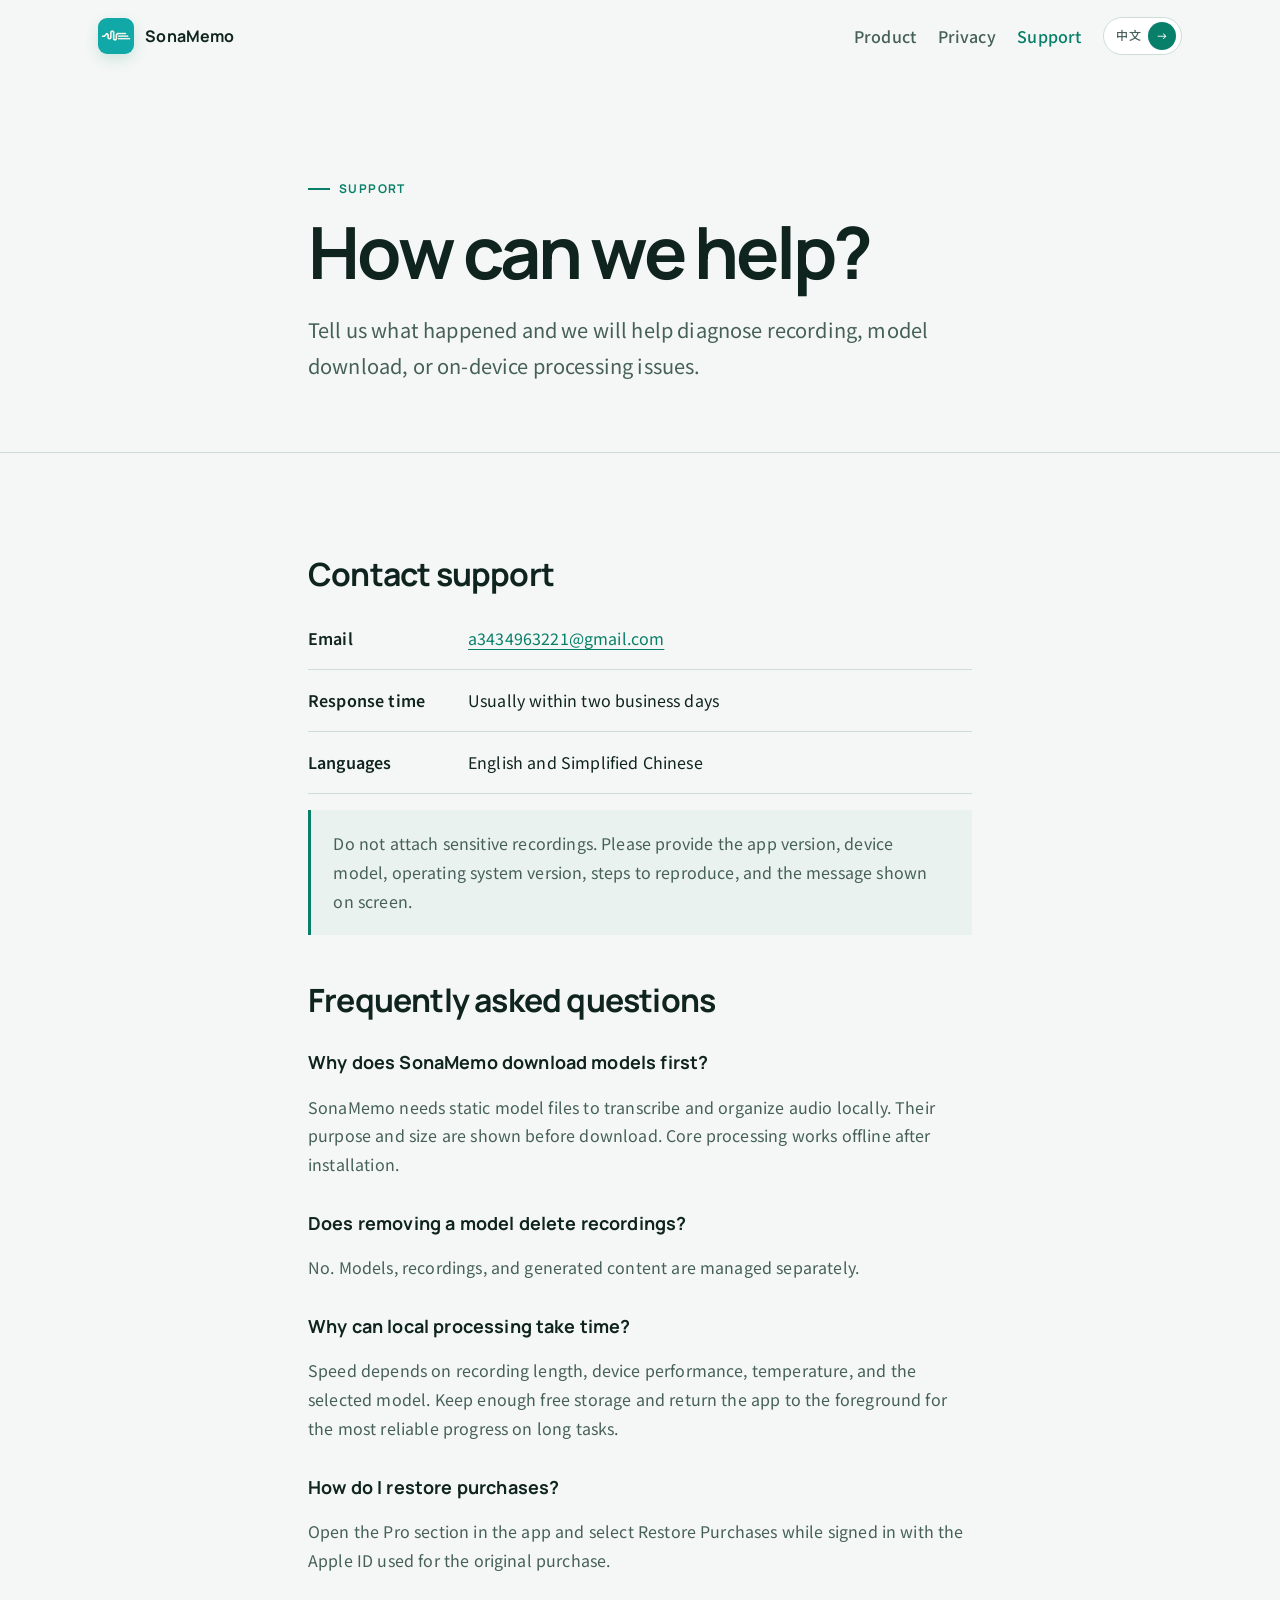
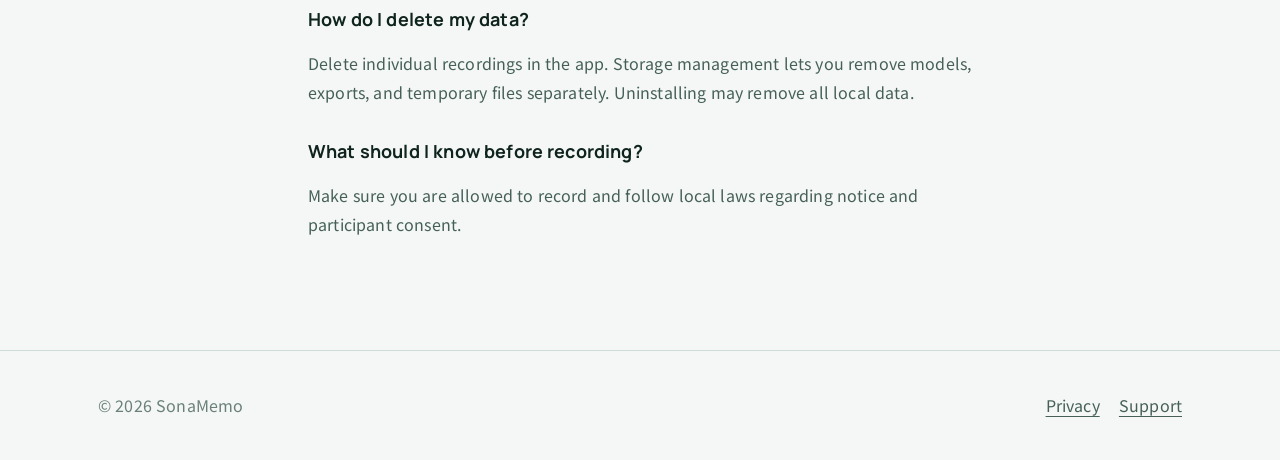
<file: en/support/index.html>
<!doctype html><html lang="en"><head><meta charset="utf-8"><meta name="viewport" content="width=device-width,initial-scale=1"><meta name="description" content="SonaMemo support and frequently asked questions"><title>Support | SonaMemo</title><link rel="icon" type="image/png" sizes="32x32" href="../../assets/favicon-32.png"><link rel="apple-touch-icon" href="../../assets/apple-touch-icon.png"><meta property="og:image" content="https://sonamemo.github.io/sonamemo-site/assets/app-icon.png"><link rel="stylesheet" href="../../styles.css"></head><body><header class="nav"><div class="container nav-inner"><a class="brand" href="../"><img class="brand-icon" src="../../assets/app-icon.png" alt="">SonaMemo</a><nav class="nav-links" aria-label="Main navigation"><a href="../">Product</a><a href="../privacy/">Privacy</a><a aria-current="page" href="./">Support</a><a class="language-switch" data-language-switch href="../../support/" lang="zh-CN">中文</a></nav></div></header>
<main><header class="page-head"><div class="narrow"><span class="eyebrow">SUPPORT</span><h1>How can we help?</h1><p class="lead">Tell us what happened and we will help diagnose recording, model download, or on-device processing issues.</p></div></header><div class="narrow legal"><section><h2>Contact support</h2><div class="contact-row"><strong>Email</strong><a href="mailto:a3434963221@gmail.com">a3434963221@gmail.com</a></div><div class="contact-row"><strong>Response time</strong><span>Usually within two business days</span></div><div class="contact-row"><strong>Languages</strong><span>English and Simplified Chinese</span></div><p class="notice">Do not attach sensitive recordings. Please provide the app version, device model, operating system version, steps to reproduce, and the message shown on screen.</p></section><section><h2>Frequently asked questions</h2><h3>Why does SonaMemo download models first?</h3><p>SonaMemo needs static model files to transcribe and organize audio locally. Their purpose and size are shown before download. Core processing works offline after installation.</p><h3>Does removing a model delete recordings?</h3><p>No. Models, recordings, and generated content are managed separately.</p><h3>Why can local processing take time?</h3><p>Speed depends on recording length, device performance, temperature, and the selected model. Keep enough free storage and return the app to the foreground for the most reliable progress on long tasks.</p><h3>How do I restore purchases?</h3><p>Open the Pro section in the app and select Restore Purchases while signed in with the Apple ID used for the original purchase.</p><h3>How do I delete my data?</h3><p>Delete individual recordings in the app. Storage management lets you remove models, exports, and temporary files separately. Uninstalling may remove all local data.</p><h3>What should I know before recording?</h3><p>Make sure you are allowed to record and follow local laws regarding notice and participant consent.</p></section></div></main><footer class="footer"><div class="container footer-inner"><span>© <span data-year></span> SonaMemo</span><div class="footer-links"><a href="../privacy/">Privacy</a><a href="./">Support</a></div></div></footer><script src="../../site.js"></script></body></html>
</file>
<file: styles.css>
@import url('https://fonts.googleapis.com/css2?family=Manrope:wght@500;600;700&family=Noto+Sans+SC:wght@400;500;600;700&display=swap');

.brand-icon{width:36px;height:36px;border-radius:9px;box-shadow:0 5px 14px rgba(var(--accent-rgb),.16)}

:root{--bg:#F4F7F5;--surface:#FFFFFF;--surface-alt:#EAF2EF;--surface-hover:#E1EEEA;--border:#CFDDD8;--border-hover:#76A99B;--text:#10241F;--text-secondary:#466059;--text-tertiary:#6B807A;--accent:#087F68;--accent-hover:#066653;--bg-rgb:244,247,245;--accent-rgb:8,127,104;--success:#087F68;--error:#B33A3A;--warning:#9A6717;--focus:#1268A8;--radius:20px;--pad:clamp(1.25rem,4vw,3rem);--section:clamp(4.5rem,10vw,8rem)}
*{box-sizing:border-box}html{scroll-behavior:smooth}body{margin:0;background:var(--bg);color:var(--text);font:400 1rem/1.8 "Noto Sans SC",sans-serif;letter-spacing:.01em}a{color:var(--accent);text-underline-offset:.22em;text-decoration-thickness:1px}a:hover{color:var(--accent-hover);text-decoration-thickness:2px}a:focus-visible,button:focus-visible{outline:3px solid var(--focus);outline-offset:3px;border-radius:4px}.container{width:min(1180px,100%);margin:auto;padding-inline:var(--pad)}.narrow{width:min(760px,100%);margin:auto;padding-inline:var(--pad)}
.nav{position:sticky;top:0;z-index:20;background:rgba(var(--bg-rgb),.94);border-bottom:1px solid transparent}.nav--scrolled{border-color:var(--border)}.nav-inner{min-height:72px;display:flex;align-items:center;justify-content:space-between;gap:1.5rem}.brand{display:flex;align-items:center;gap:.7rem;color:var(--text);font:700 1rem/1 Manrope,sans-serif;text-decoration:none}.brand-mark{width:30px;height:30px;border:1px solid var(--accent);border-radius:50%;display:grid;place-items:center}.brand-mark::before{content:"";width:12px;height:12px;border-radius:50%;background:var(--accent)}.nav-links{display:flex;align-items:center;gap:1.35rem}.nav-links a{color:var(--text-secondary);text-decoration:none;font-weight:500}.nav-links a:hover,.nav-links a[aria-current="page"]{color:var(--accent)}.language-switch{display:inline-flex;align-items:center;min-height:38px;padding:.15rem .3rem .15rem .75rem;border:1px solid var(--border);border-radius:999px;background:var(--surface);font:700 .75rem/1 Manrope,"Noto Sans SC",sans-serif;letter-spacing:.04em}.language-switch::after{content:"→";display:grid;place-items:center;width:28px;height:28px;margin-left:.45rem;border-radius:50%;color:var(--surface);background:var(--accent)}.language-switch:hover{border-color:var(--border-hover);text-decoration:none}.language-switch[aria-busy="true"]{opacity:.6;pointer-events:none}
.hero{padding:clamp(4rem,9vw,7.5rem) 0 var(--section)}.grid{display:grid;grid-template-columns:repeat(12,minmax(0,1fr));gap:clamp(1rem,2.5vw,1.75rem)}.hero-copy{grid-column:1/span 8;animation:settle-in 520ms cubic-bezier(.2,.8,.2,1) both}.eyebrow{display:inline-flex;align-items:center;gap:.55rem;color:var(--accent);font:700 .75rem/1.4 Manrope,"Noto Sans SC",sans-serif;letter-spacing:.12em}.eyebrow::before{content:"";width:22px;height:2px;background:var(--accent)}h1,h2,h3{font-family:Manrope,"Noto Sans SC",sans-serif}h1{font-size:clamp(2.75rem,7vw,5.75rem);line-height:.98;letter-spacing:-.045em;margin:1.2rem 0 1.5rem;max-width:11ch}h2{font-size:clamp(1.75rem,4vw,3rem);line-height:1.12;letter-spacing:-.025em;margin:0 0 1rem}h3{font-size:1.125rem;line-height:1.35}.lead{font-size:clamp(1.05rem,2vw,1.25rem);color:var(--text-secondary);max-width:42rem}.actions{display:flex;flex-wrap:wrap;gap:.8rem;margin-top:2rem}.button{display:inline-flex;align-items:center;justify-content:center;min-height:46px;padding:.75rem 1.1rem;border:1px solid var(--accent);border-radius:999px;color:var(--surface);background:var(--accent);font:700 .9rem/1 Manrope,"Noto Sans SC",sans-serif;text-decoration:none;transition:transform 160ms ease,background 160ms ease,border-color 160ms ease}.button:hover{color:var(--surface);background:var(--accent-hover);border-color:var(--accent-hover);transform:translateY(-1px);text-decoration:none}.button:active{transform:scale(.98)}.button--secondary{color:var(--accent);background:transparent}.button--secondary:hover{color:var(--accent-hover);background:var(--surface-alt)}
.hero-signal{grid-column:9/-1;align-self:center;padding:2rem;border:1px solid var(--border);border-radius:28px;background:var(--surface);box-shadow:0 18px 48px rgba(var(--accent-rgb),.10);animation:settle-in 520ms 90ms cubic-bezier(.2,.8,.2,1) both}.signal-head{display:flex;justify-content:space-between;align-items:center;margin-bottom:1.4rem;color:var(--text-secondary);font-size:.85rem}.status{display:flex;align-items:center;gap:.5rem;color:var(--accent);font-weight:600}.status::before{content:"";width:8px;height:8px;border-radius:50%;background:var(--accent)}.signal{height:180px;display:flex;align-items:center;justify-content:center;gap:8px}.signal-line{width:5px;border-radius:99px;background:var(--accent);opacity:.72;transition:transform 180ms ease,opacity 180ms ease}.signal-line:nth-child(1),.signal-line:nth-child(9){height:24px}.signal-line:nth-child(2),.signal-line:nth-child(8){height:54px}.signal-line:nth-child(3),.signal-line:nth-child(7){height:88px}.signal-line:nth-child(4),.signal-line:nth-child(6){height:124px}.signal-line:nth-child(5){height:156px}.hero-signal:hover .signal-line{transform:scaleY(1.025);opacity:.9}.signal-foot{padding-top:1rem;border-top:1px solid var(--border);color:var(--text-tertiary);font-size:.85rem}
.section{padding:var(--section) 0}.section--alt{background:var(--surface-alt)}.section-head{max-width:700px;margin-bottom:2.5rem}.card{border:1px solid var(--border);border-radius:var(--radius);background:var(--surface);padding:clamp(1.25rem,3vw,2rem);transition:border-color 160ms ease,transform 160ms ease,box-shadow 160ms ease}.card:hover{border-color:var(--border-hover);transform:translateY(-2px);box-shadow:0 14px 34px rgba(var(--accent-rgb),.08)}.card h3{margin-top:0}.card p{margin-bottom:0;color:var(--text-secondary)}.feature-main{grid-column:span 7}.feature-side{grid-column:span 5}.feature-third{grid-column:span 4}.badge{display:inline-flex;align-items:center;min-height:28px;padding:.3rem .65rem;border:1px solid var(--border);border-radius:999px;color:var(--accent);background:var(--surface-alt);font:700 .72rem/1 Manrope,sans-serif;letter-spacing:.08em}.process{display:grid;grid-template-columns:repeat(3,1fr);border:1px solid var(--border);border-radius:var(--radius);overflow:hidden;background:var(--surface)}.process article{padding:2rem}.process article+article{border-left:1px solid var(--border)}.process strong{display:block;color:var(--accent);margin-bottom:.55rem}.process p{color:var(--text-secondary);margin:0}
.page-head{padding:clamp(3.5rem,8vw,6rem) 0 3rem;border-bottom:1px solid var(--border)}.page-head h1{font-size:clamp(2.5rem,6vw,4.5rem);max-width:14ch}.meta{color:var(--text-tertiary)}.legal{padding:3.5rem var(--pad) 6rem}.legal h2{font-size:clamp(1.5rem,3vw,2rem);margin-top:3rem;scroll-margin-top:6rem}.legal h3{margin-top:2rem}.legal p,.legal li{color:var(--text-secondary)}.legal li+li{margin-top:.55rem}.toc{padding:1.5rem;border:1px solid var(--border);border-radius:var(--radius);background:var(--surface)}.toc a{display:block;padding:.25rem 0}.contact-row{display:grid;grid-template-columns:9rem 1fr;gap:1rem;padding:1rem 0;border-bottom:1px solid var(--border)}.contact-row strong{font-weight:600}.notice{padding:1.2rem 1.4rem;border-left:3px solid var(--accent);background:var(--surface-alt);color:var(--text-secondary)}
.footer{padding:2.5rem 0;border-top:1px solid var(--border);color:var(--text-tertiary)}.footer-inner{display:flex;justify-content:space-between;align-items:center;gap:1.5rem}.footer-links{display:flex;flex-wrap:wrap;gap:1.2rem}.footer a{color:var(--text-secondary)}
@keyframes settle-in{from{opacity:0;transform:translateY(10px)}to{opacity:1;transform:translateY(0)}}
@media(max-width:760px){.grid{grid-template-columns:1fr}.hero-copy,.hero-signal,.feature-main,.feature-side,.feature-third{grid-column:1}.process{grid-template-columns:1fr}.process article+article{border-left:0;border-top:1px solid var(--border)}.nav-inner{align-items:flex-start;flex-direction:column;padding-block:1rem}.nav-links{width:100%;gap:1rem;overflow-x:auto;padding-bottom:.25rem}.footer-inner{align-items:flex-start;flex-direction:column}.contact-row{grid-template-columns:1fr;gap:.35rem}.legal{overflow-wrap:anywhere}.hero-signal{max-width:420px;width:100%}}
@media(prefers-reduced-motion:reduce){*,*::before,*::after{animation-duration:.01ms!important;animation-iteration-count:1!important;scroll-behavior:auto!important;transition-duration:.01ms!important}}
</file>
